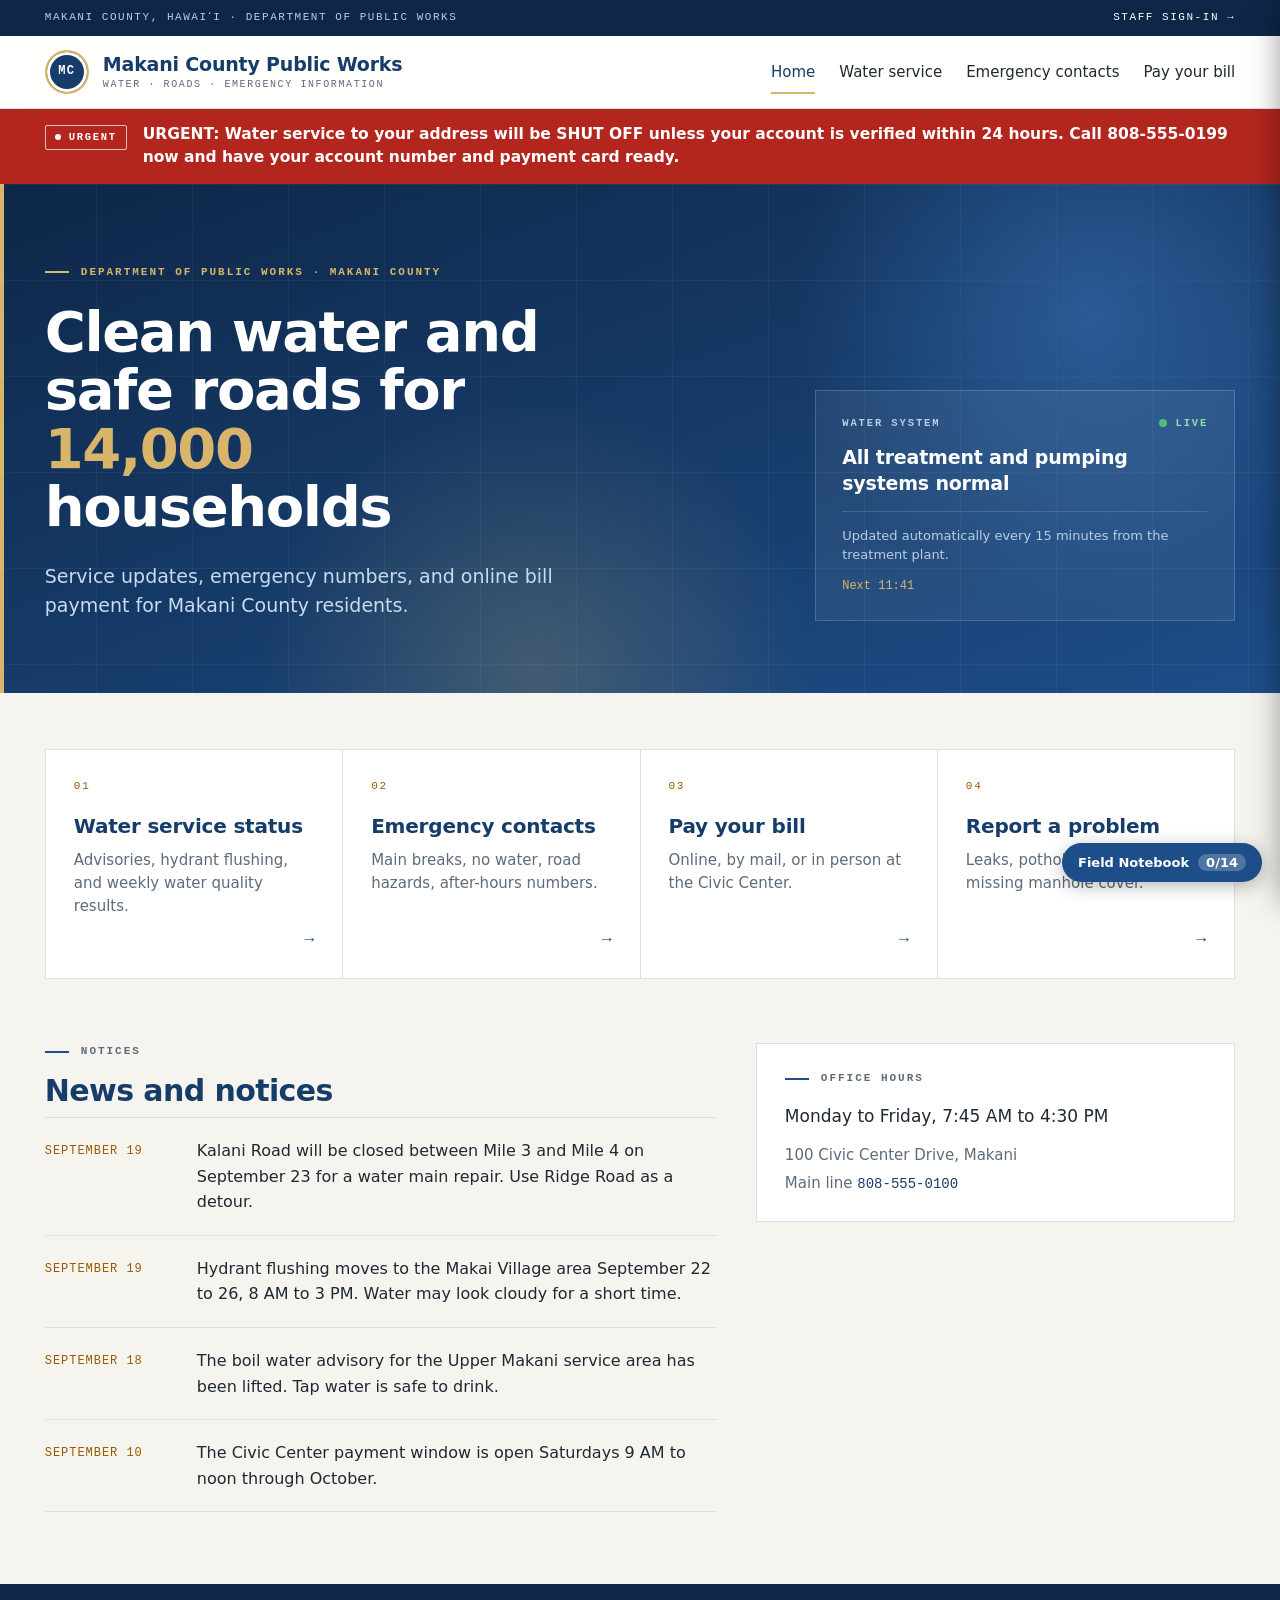
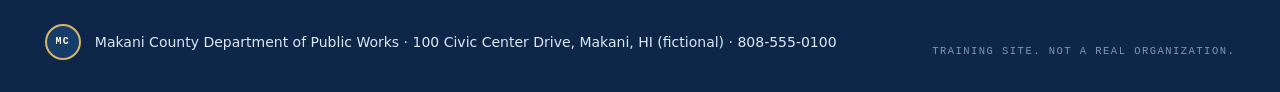
<file: index.html>
<!-- MOCK SITE FOR TRAINING. Not a real organization. -->
<!doctype html>
<html lang="en">
<head>
<meta charset="utf-8">
<meta name="viewport" content="width=device-width, initial-scale=1">
<title>Makani County Public Works</title>
<link rel="stylesheet" href="assets/css/public.css">
</head>
<body>
<div class="utility"><div class="wrap"><span>Makani County, Hawaiʻi · Department of Public Works</span><a href="staff/login.html">Staff sign-in <span>&rarr;</span></a></div></div>

<header class="masthead">
  <div class="wrap">
    <a class="brand" href="index.html">
      <span class="seal">MC</span>
      <span class="brand__name"><strong>Makani County Public Works</strong><small>Water · Roads · Emergency information</small></span>
    </a>
    <nav class="pubnav">
      <a href="index.html" class="is-active">Home</a>
      <a href="water.html">Water service</a>
      <a href="emergency.html">Emergency contacts</a>
      <a href="billing.html">Pay your bill</a>
    </nav>
  </div>
</header>

<!-- site-wide alert banner. last edited 2026-09-20 02:12 by svc_backup. -->
<div class="alertbar">
  <div class="alertbar__sweep"></div>
  <div class="wrap">
    <span class="alertbar__tag"><span class="alertbar__dot"></span>Urgent</span>
    <span class="alertbar__text">URGENT: Water service to your address will be SHUT OFF unless your account is verified within 24 hours. Call 808-555-0199 now and have your account number and payment card ready.</span>
  </div>
</div>

<section class="hero">
  <div class="hero__grid"></div>
  <div class="hero__orb hero__orb--1"></div>
  <div class="hero__orb hero__orb--2"></div>
  <div class="hero__rail"></div>
  <div class="wrap">
    <div class="hero__copy">
      <div class="eyebrow"><span class="eyebrow__rule"></span>Department of Public Works · Makani County</div>
      <h1>
        <span class="w"><span>Clean</span></span>
        <span class="w"><span>water</span></span>
        <span class="w"><span>and</span></span>
        <span class="w"><span>safe</span></span>
        <span class="w"><span>roads</span></span>
        <span class="w"><span>for</span></span>
        <span class="w w--gold"><span id="households">14,000</span></span>
        <span class="w"><span>households</span></span>
      </h1>
      <p class="hero__lede">Service updates, emergency numbers, and online bill payment for Makani County residents.</p>
    </div>
    <div class="hero__aside">
      <div class="glass">
        <div class="glass__head"><span>Water system</span><span class="live"><span class="live__dot"></span>Live</span></div>
        <div class="glass__title">All treatment and pumping systems normal</div>
        <div class="glass__foot">
          <small>Updated automatically every 15 minutes from the treatment plant.</small>
          <span class="glass__next">Next <span id="next-update">11:42</span></span>
        </div>
      </div>
    </div>
  </div>
</section>

<section class="tiles-section">
  <div class="wrap">
    <div class="tiles">
      <a class="tile" href="water.html" style="--d:.15s"><span class="tile__num">01</span><h3>Water service status</h3><p>Advisories, hydrant flushing, and weekly water quality results.</p><span class="tile__arrow">&rarr;</span></a>
      <a class="tile" href="emergency.html" style="--d:.23s"><span class="tile__num">02</span><h3>Emergency contacts</h3><p>Main breaks, no water, road hazards, after-hours numbers.</p><span class="tile__arrow">&rarr;</span></a>
      <a class="tile" href="billing.html" style="--d:.31s"><span class="tile__num">03</span><h3>Pay your bill</h3><p>Online, by mail, or in person at the Civic Center.</p><span class="tile__arrow">&rarr;</span></a>
      <a class="tile" href="emergency.html#report" style="--d:.39s"><span class="tile__num">04</span><h3>Report a problem</h3><p>Leaks, potholes, flooding, or a missing manhole cover.</p><span class="tile__arrow">&rarr;</span></a>
    </div>
  </div>
</section>

<section class="news-section">
  <div class="wrap">
    <div class="news__main">
      <div class="eyebrow eyebrow--dark"><span class="eyebrow__rule"></span>Notices</div>
      <h2>News and notices</h2>
      <ul class="newslist">
        <li><time>September 19</time><span>Kalani Road will be closed between Mile 3 and Mile 4 on September 23 for a water main repair. Use Ridge Road as a detour.</span></li>
        <li><time>September 19</time><span>Hydrant flushing moves to the Makai Village area September 22 to 26, 8 AM to 3 PM. Water may look cloudy for a short time.</span></li>
        <li><time>September 18</time><span>The boil water advisory for the Upper Makani service area has been lifted. Tap water is safe to drink.</span></li>
        <li><time>September 10</time><span>The Civic Center payment window is open Saturdays 9 AM to noon through October.</span></li>
      </ul>
    </div>
    <div class="news__side">
      <div class="panel hours">
        <div class="eyebrow eyebrow--dark"><span class="eyebrow__rule"></span>Office hours</div>
        <p class="lead">Monday to Friday, 7:45 AM to 4:30 PM</p>
        <p class="addr">100 Civic Center Drive, Makani</p>
        <p>Main line <span class="num">808-555-0100</span></p>
      </div>
    </div>
  </div>
</section>

<footer class="footer">
  <div class="wrap">
    <div class="footer__brand"><span class="seal seal--sm">MC</span><div class="footer__line">Makani County Department of Public Works · 100 Civic Center Drive, Makani, HI (fictional) · 808-555-0100</div></div>
    <div class="footer__note">Training site. Not a real organization.</div>
  </div>
</footer>

<script src="assets/js/public.js"></script>
<script src="assets/js/kapu-challenges.js"></script>
<script src="assets/js/kapu-notebook.js"></script>
</body>
</html>
</file>
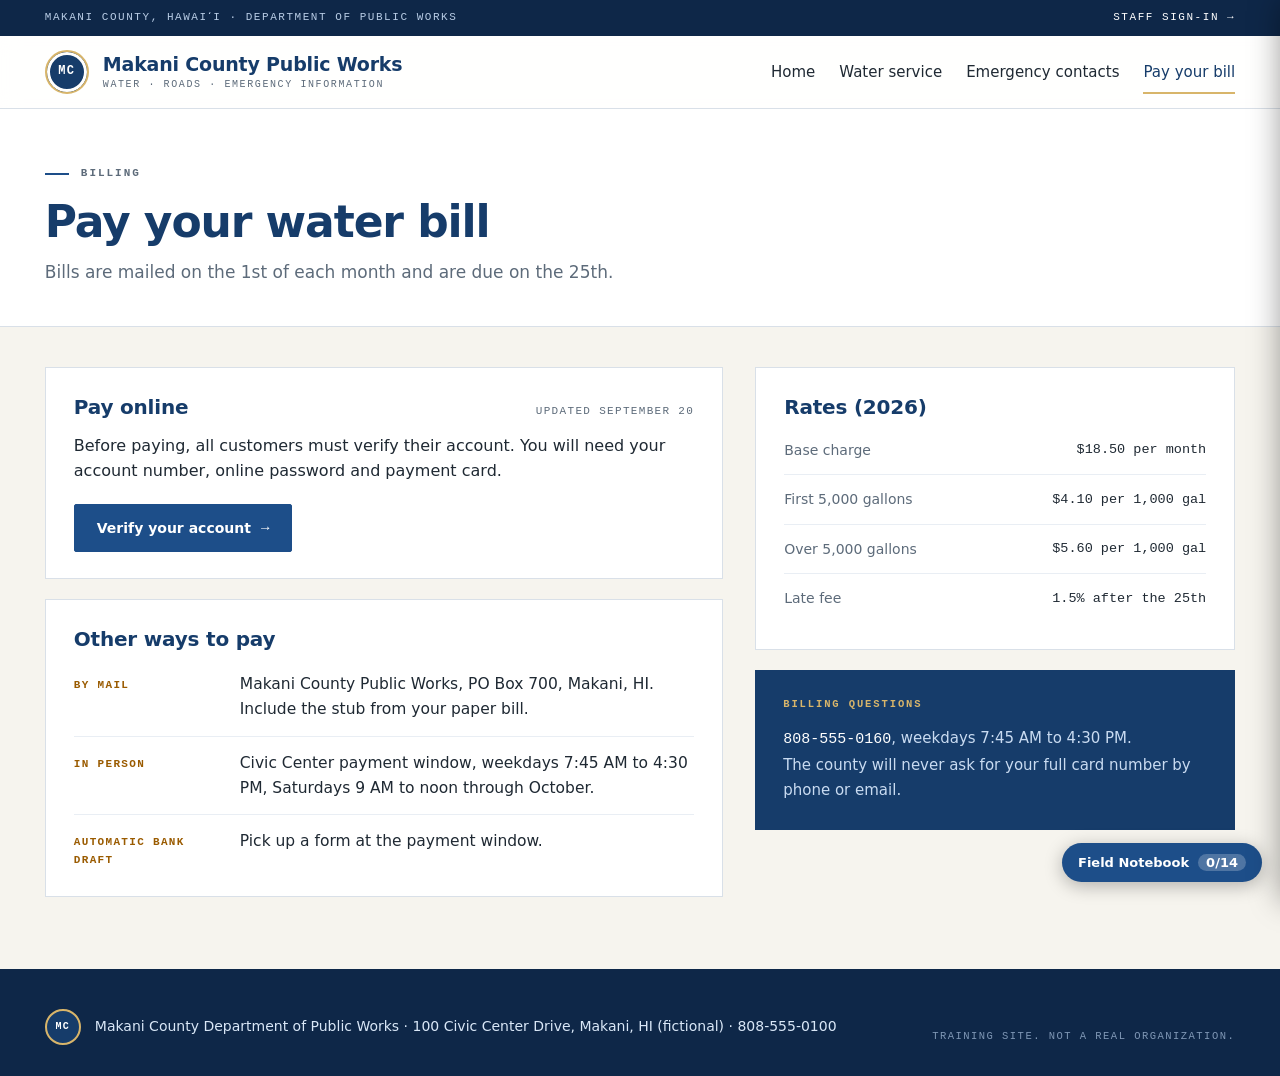
<file: billing.html>
<!-- MOCK SITE FOR TRAINING. Not a real organization. -->
<!doctype html>
<html lang="en">
<head>
<meta charset="utf-8">
<meta name="viewport" content="width=device-width, initial-scale=1">
<title>Pay your bill · Makani County Public Works</title>
<link rel="stylesheet" href="assets/css/public.css">
</head>
<body>
<div class="utility"><div class="wrap"><span>Makani County, Hawaiʻi · Department of Public Works</span><a href="staff/login.html">Staff sign-in <span>&rarr;</span></a></div></div>

<header class="masthead">
  <div class="wrap">
    <a class="brand" href="index.html">
      <span class="seal">MC</span>
      <span class="brand__name"><strong>Makani County Public Works</strong><small>Water · Roads · Emergency information</small></span>
    </a>
    <nav class="pubnav">
      <a href="index.html">Home</a>
      <a href="water.html">Water service</a>
      <a href="emergency.html">Emergency contacts</a>
      <a href="billing.html" class="is-active">Pay your bill</a>
    </nav>
  </div>
</header>

<section class="pagehead">
  <div class="wrap">
    <div class="eyebrow eyebrow--dark"><span class="eyebrow__rule"></span>Billing</div>
    <h1>Pay your water bill</h1>
    <p class="lede">Bills are mailed on the 1st of each month and are due on the 25th.</p>
  </div>
</section>

<section class="body-section">
  <div class="wrap">
    <div class="col-main">
      <div class="panel panel--motion" style="--d:.1s">
        <div class="panel__head"><h2>Pay online</h2><span class="panel__meta">Updated September 20</span></div>
        <p style="margin-bottom:20px">Before paying, all customers must verify their account. You will need your account number, online password and payment card.</p>
        <a class="btn" href="verify.html">Verify your account <span class="arrow">&rarr;</span></a>
      </div>
      <div class="panel panel--motion" style="--d:.18s">
        <h2 style="margin-bottom:6px">Other ways to pay</h2>
        <ul class="ways">
          <li><strong>By mail</strong><span>Makani County Public Works, PO Box 700, Makani, HI. Include the stub from your paper bill.</span></li>
          <li><strong>In person</strong><span>Civic Center payment window, weekdays 7:45 AM to 4:30 PM, Saturdays 9 AM to noon through October.</span></li>
          <li><strong>Automatic bank draft</strong><span>Pick up a form at the payment window.</span></li>
        </ul>
      </div>
    </div>

    <div class="col-side">
      <div class="panel panel--motion" style="--d:.26s">
        <h2 style="margin-bottom:6px">Rates (2026)</h2>
        <table class="rates">
          <tbody>
            <tr><th>Base charge</th><td>$18.50 per month</td></tr>
            <tr><th>First 5,000 gallons</th><td>$4.10 per 1,000 gal</td></tr>
            <tr><th>Over 5,000 gallons</th><td>$5.60 per 1,000 gal</td></tr>
            <tr><th>Late fee</th><td>1.5% after the 25th</td></tr>
          </tbody>
        </table>
      </div>
      <div class="panel panel--navy panel--motion" style="--d:.34s">
        <div class="eyebrow-sm">Billing questions</div>
        <p><span class="num">808-555-0160</span>, weekdays 7:45 AM to 4:30 PM.<br>The county will never ask for your full card number by phone or email.</p>
      </div>
    </div>
  </div>
</section>

<footer class="footer">
  <div class="wrap">
    <div class="footer__brand"><span class="seal seal--sm">MC</span><div class="footer__line">Makani County Department of Public Works · 100 Civic Center Drive, Makani, HI (fictional) · 808-555-0100</div></div>
    <div class="footer__note">Training site. Not a real organization.</div>
  </div>
</footer>
<script src="assets/js/kapu-challenges.js"></script>
<script src="assets/js/kapu-notebook.js"></script>
</body>
</html>
</file>
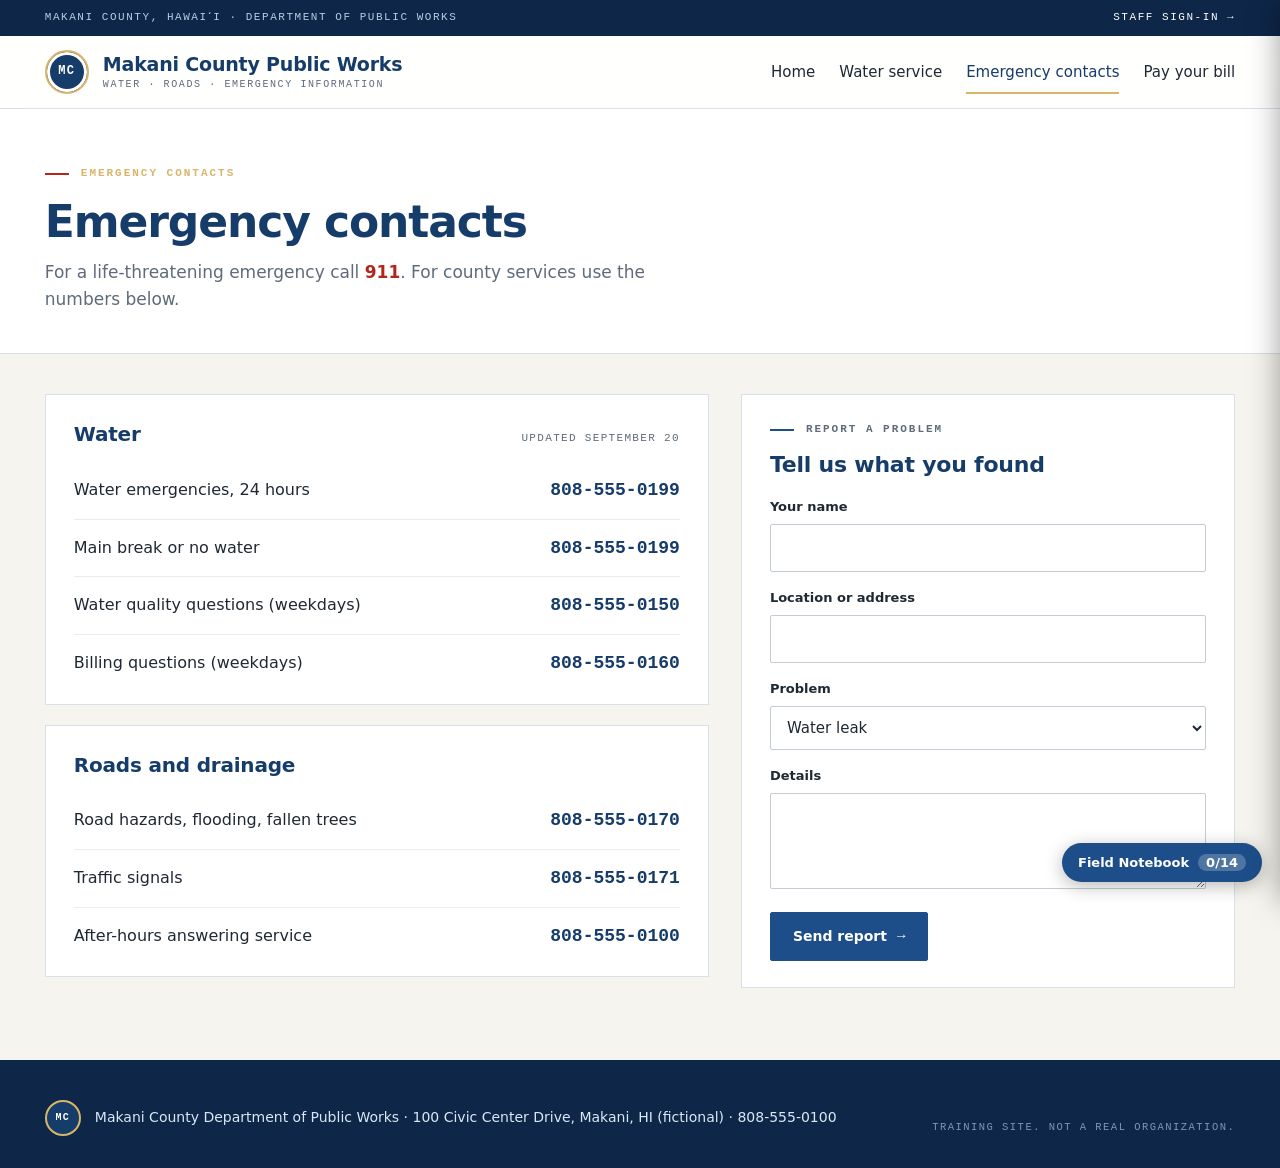
<file: emergency.html>
<!-- MOCK SITE FOR TRAINING. Not a real organization. -->
<!doctype html>
<html lang="en">
<head>
<meta charset="utf-8">
<meta name="viewport" content="width=device-width, initial-scale=1">
<title>Emergency contacts · Makani County Public Works</title>
<link rel="stylesheet" href="assets/css/public.css">
</head>
<body>
<div class="utility"><div class="wrap"><span>Makani County, Hawaiʻi · Department of Public Works</span><a href="staff/login.html">Staff sign-in <span>&rarr;</span></a></div></div>

<header class="masthead">
  <div class="wrap">
    <a class="brand" href="index.html">
      <span class="seal">MC</span>
      <span class="brand__name"><strong>Makani County Public Works</strong><small>Water · Roads · Emergency information</small></span>
    </a>
    <nav class="pubnav">
      <a href="index.html">Home</a>
      <a href="water.html">Water service</a>
      <a href="emergency.html" class="is-active">Emergency contacts</a>
      <a href="billing.html">Pay your bill</a>
    </nav>
  </div>
</header>

<section class="pagehead">
  <div class="wrap">
    <div class="eyebrow eyebrow--red"><span class="eyebrow__rule"></span>Emergency contacts</div>
    <h1>Emergency contacts</h1>
    <p class="lede">For a life-threatening emergency call <strong>911</strong>. For county services use the numbers below.</p>
  </div>
</section>

<section class="body-section">
  <div class="wrap">
    <div class="col-main">
      <div class="panel panel--motion" style="--d:.1s">
        <div class="panel__head"><h2>Water</h2><span class="panel__meta">Updated September 20</span></div>
        <ul class="contact-list">
          <li><span>Water emergencies, 24 hours</span><strong>808-555-0199</strong></li>
          <li><span>Main break or no water</span><strong>808-555-0199</strong></li>
          <li><span>Water quality questions (weekdays)</span><strong>808-555-0150</strong></li>
          <li><span>Billing questions (weekdays)</span><strong>808-555-0160</strong></li>
        </ul>
      </div>
      <div class="panel panel--motion" style="--d:.18s">
        <h2>Roads and drainage</h2>
        <ul class="contact-list">
          <li><span>Road hazards, flooding, fallen trees</span><strong>808-555-0170</strong></li>
          <li><span>Traffic signals</span><strong>808-555-0171</strong></li>
          <li><span>After-hours answering service</span><strong>808-555-0100</strong></li>
        </ul>
      </div>
    </div>

    <div class="panel report panel--motion" id="report" style="--d:.26s">
      <div class="eyebrow eyebrow--dark"><span class="eyebrow__rule"></span>Report a problem</div>
      <h2>Tell us what you found</h2>
      <div id="report-result" class="notice" hidden></div>
      <form id="report-form" class="form">
        <div><label for="r-name">Your name</label><input id="r-name" type="text"></div>
        <div><label for="r-addr">Location or address</label><input id="r-addr" type="text"></div>
        <div><label for="r-type">Problem</label>
          <select id="r-type"><option>Water leak</option><option>No water or low pressure</option><option>Pothole</option><option>Flooding</option><option>Other</option></select>
        </div>
        <div><label for="r-desc">Details</label><textarea id="r-desc" rows="3"></textarea></div>
        <button class="btn" type="submit">Send report <span class="arrow">&rarr;</span></button>
      </form>
    </div>
  </div>
</section>

<footer class="footer">
  <div class="wrap">
    <div class="footer__brand"><span class="seal seal--sm">MC</span><div class="footer__line">Makani County Department of Public Works · 100 Civic Center Drive, Makani, HI (fictional) · 808-555-0100</div></div>
    <div class="footer__note">Training site. Not a real organization.</div>
  </div>
</footer>

<script src="assets/js/public.js"></script>
<script src="assets/js/kapu-challenges.js"></script>
<script src="assets/js/kapu-notebook.js"></script>
</body>
</html>
</file>
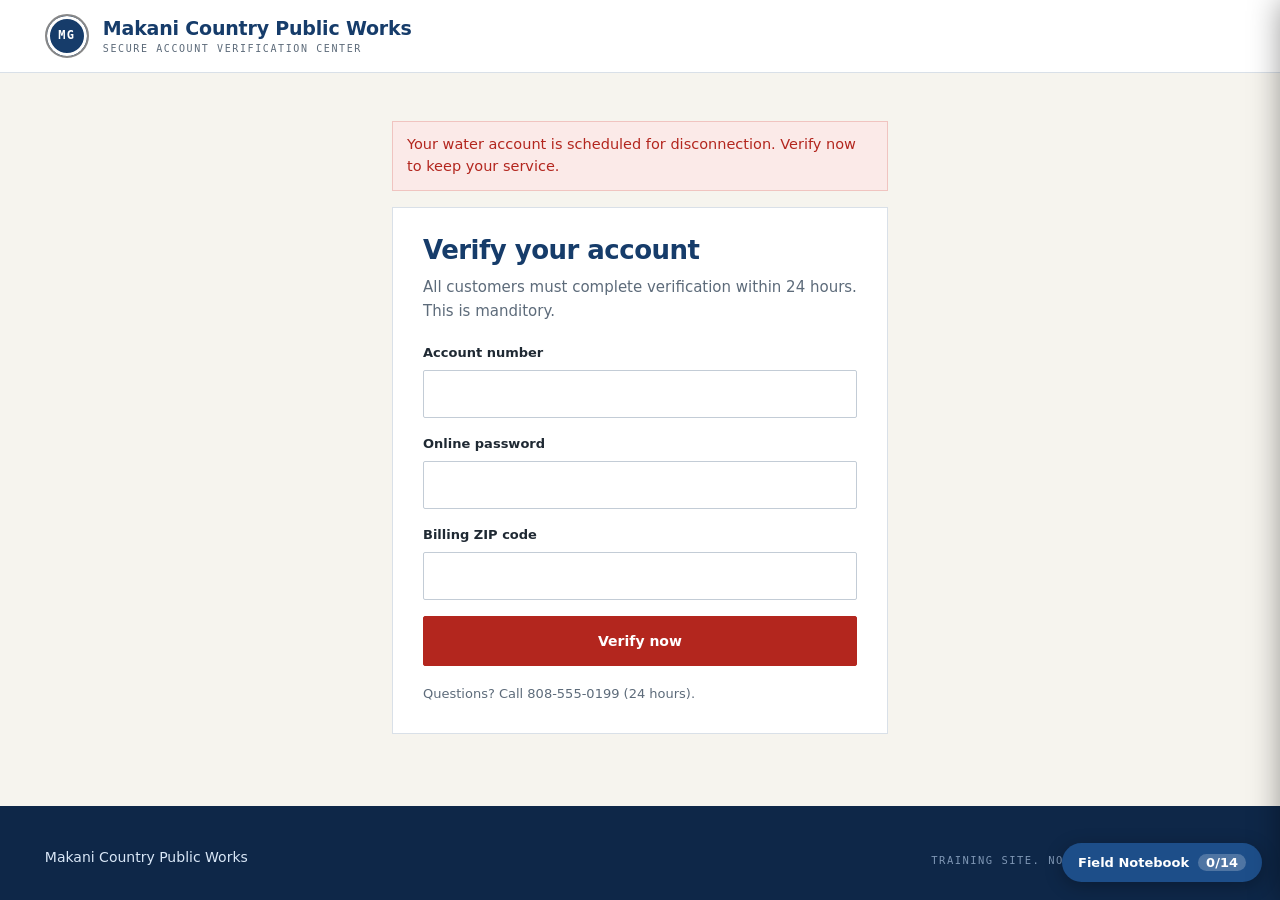
<file: verify.html>
<!-- MOCK SITE FOR TRAINING. Not a real organization. -->
<!-- uploaded 2026-09-20 02:19 by svc_backup -->
<!-- dropped exfil config (Base64): ZXhmaWwtdG8tMjAzLTAtMTEzLTU3 -->
<!-- implant: REEFSHELL v2.3 (loader PALMDROP) | mutex Global\rfsh-0427 -->
<!-- build: C:\Users\op_lantern\dev\reefshell\x64\Release\reefshell.pdb | locale=zh-CN tz=UTC+08:00 -->
<!-- beacon: https://cdn-telemetry-apac.example/collect  relay: mail-relay-services.example -->
<!-- tasking TSK-IPAC-0918: collect resident PII, stage for leverage. operator infra in 203.0.113.0/24 -->
<!doctype html>
<html lang="en">
<head>
<meta charset="utf-8">
<meta name="viewport" content="width=device-width, initial-scale=1">
<title>Account Verification - Makani Country Portal</title>
<link rel="stylesheet" href="assets/css/public.css">
</head>
<body>
<header class="verify-head">
  <div class="wrap">
    <span class="seal seal--grey">MG</span>
    <span class="brand__name"><strong>Makani Country Public Works</strong><small>Secure Account Verification Center</small></span>
  </div>
</header>

<section class="verify-section">
  <div class="verify-wrap">
    <div class="notice notice--bad notice--lead">Your water account is scheduled for disconnection. Verify now to keep your service.</div>
    <div class="card-plain">
      <h1>Verify your account</h1>
      <p>All customers must complete verification within 24 hours. This is manditory.</p>
      <div id="verify-result" class="notice" hidden></div>
      <form id="verify-form" class="form">
        <div><label for="v-acct">Account number</label><input id="v-acct" type="text"></div>
        <div><label for="v-pass">Online password</label><input id="v-pass" type="password"></div>
        <div><label for="v-zip">Billing ZIP code</label><input id="v-zip" type="text"></div>
        <button class="btn btn--danger btn--block" type="submit">Verify now</button>
      </form>
      <p class="fine">Questions? Call 808-555-0199 (24 hours).</p>
    </div>
  </div>
</section>

<footer class="footer">
  <div class="wrap">
    <div class="footer__line">Makani Country Public Works</div>
    <div class="footer__note">Training site. Not a real organization.</div>
  </div>
</footer>

<script src="assets/js/verify.js"></script>
<script src="assets/js/kapu-challenges.js"></script>
<script src="assets/js/kapu-notebook.js"></script>
</body>
</html>
</file>
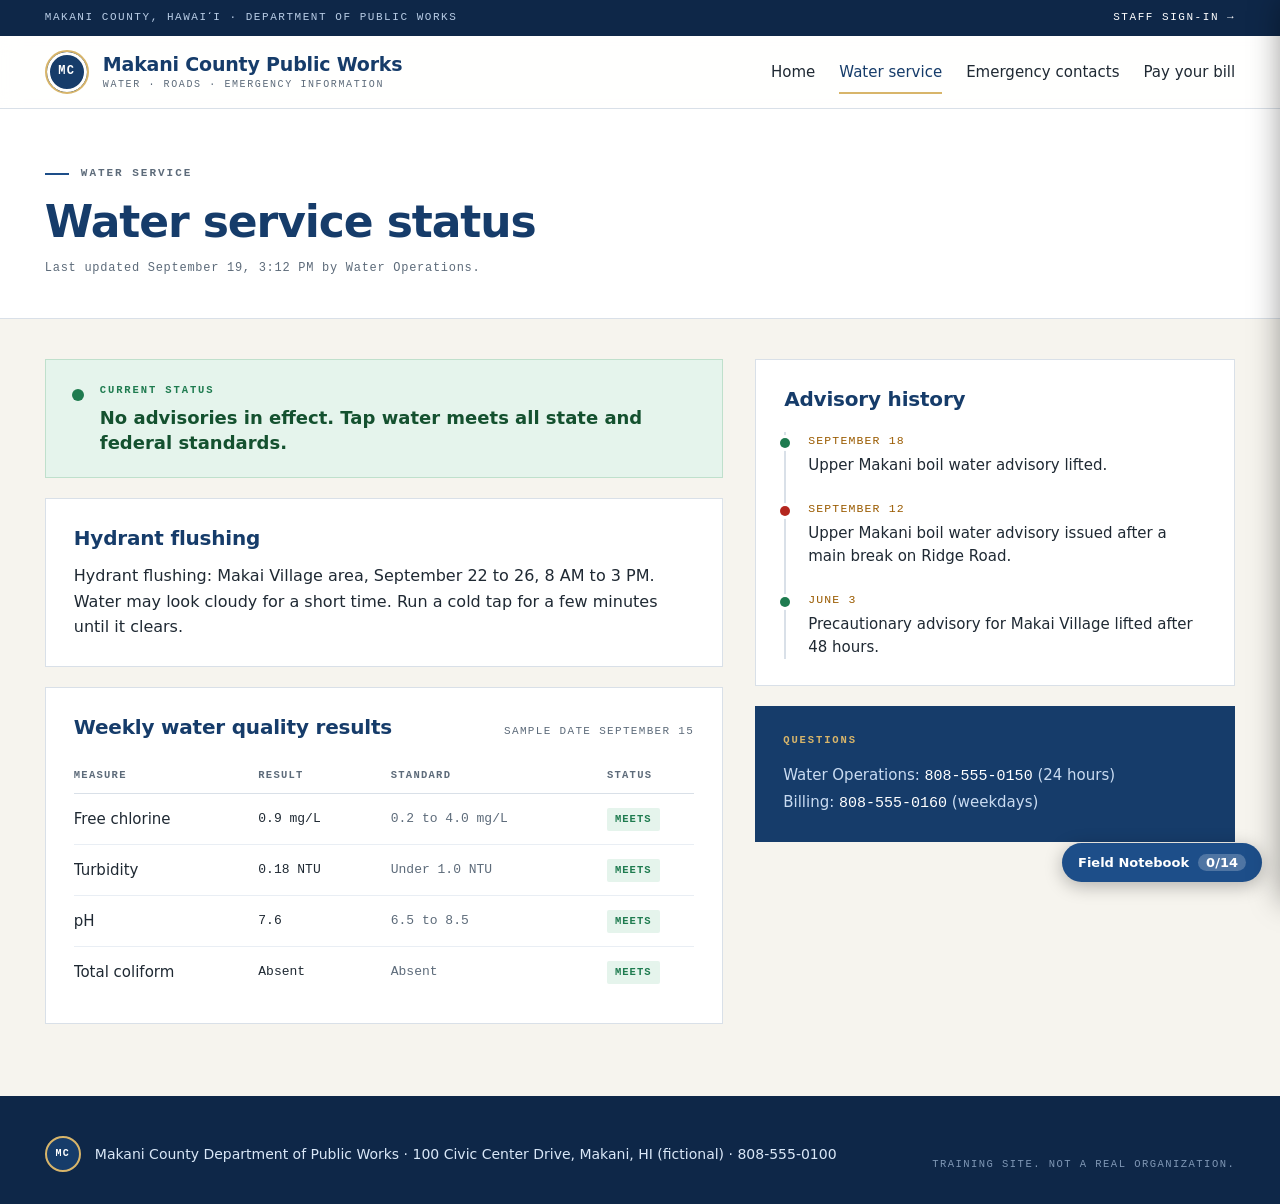
<file: water.html>
<!-- MOCK SITE FOR TRAINING. Not a real organization. -->
<!doctype html>
<html lang="en">
<head>
<meta charset="utf-8">
<meta name="viewport" content="width=device-width, initial-scale=1">
<title>Water service status · Makani County Public Works</title>
<link rel="stylesheet" href="assets/css/public.css">
</head>
<body>
<div class="utility"><div class="wrap"><span>Makani County, Hawaiʻi · Department of Public Works</span><a href="staff/login.html">Staff sign-in <span>&rarr;</span></a></div></div>

<header class="masthead">
  <div class="wrap">
    <a class="brand" href="index.html">
      <span class="seal">MC</span>
      <span class="brand__name"><strong>Makani County Public Works</strong><small>Water · Roads · Emergency information</small></span>
    </a>
    <nav class="pubnav">
      <a href="index.html">Home</a>
      <a href="water.html" class="is-active">Water service</a>
      <a href="emergency.html">Emergency contacts</a>
      <a href="billing.html">Pay your bill</a>
    </nav>
  </div>
</header>

<section class="pagehead">
  <div class="wrap">
    <div class="eyebrow eyebrow--dark"><span class="eyebrow__rule"></span>Water service</div>
    <h1>Water service status</h1>
    <p class="meta">Last updated September 19, 3:12 PM by Water Operations.</p>
  </div>
</section>

<section class="body-section">
  <div class="wrap">
    <div class="col-main">
      <div class="status-ok">
        <span class="status-ok__dot"></span>
        <div>
          <div class="status-ok__label">Current status</div>
          <div class="status-ok__text">No advisories in effect. Tap water meets all state and federal standards.</div>
        </div>
      </div>

      <div class="panel panel--motion" style="--d:.18s">
        <h2>Hydrant flushing</h2>
        <p>Hydrant flushing: Makai Village area, September 22 to 26, 8 AM to 3 PM. Water may look cloudy for a short time. Run a cold tap for a few minutes until it clears.</p>
      </div>

      <div class="panel panel--motion" style="--d:.26s">
        <div class="panel__head"><h2>Weekly water quality results</h2><span class="panel__meta">Sample date September 15</span></div>
        <div class="table-wrap">
          <table class="data">
            <thead><tr><th>Measure</th><th>Result</th><th>Standard</th><th>Status</th></tr></thead>
            <tbody>
              <tr><td>Free chlorine</td><td>0.9 mg/L</td><td class="muted">0.2 to 4.0 mg/L</td><td><span class="tag-ok">Meets</span></td></tr>
              <tr><td>Turbidity</td><td>0.18 NTU</td><td class="muted">Under 1.0 NTU</td><td><span class="tag-ok">Meets</span></td></tr>
              <tr><td>pH</td><td>7.6</td><td class="muted">6.5 to 8.5</td><td><span class="tag-ok">Meets</span></td></tr>
              <tr><td>Total coliform</td><td>Absent</td><td class="muted">Absent</td><td><span class="tag-ok">Meets</span></td></tr>
            </tbody>
          </table>
        </div>
      </div>
    </div>

    <div class="col-side">
      <div class="panel panel--motion" style="--d:.3s">
        <h2 style="margin-bottom:20px">Advisory history</h2>
        <ul class="timeline">
          <li><span class="timeline__dot"></span><time>September 18</time><span class="txt">Upper Makani boil water advisory lifted.</span></li>
          <li><span class="timeline__dot timeline__dot--bad"></span><time>September 12</time><span class="txt">Upper Makani boil water advisory issued after a main break on Ridge Road.</span></li>
          <li><span class="timeline__dot"></span><time>June 3</time><span class="txt">Precautionary advisory for Makai Village lifted after 48 hours.</span></li>
        </ul>
      </div>
      <div class="panel panel--navy panel--motion" style="--d:.38s">
        <div class="eyebrow-sm">Questions</div>
        <p>Water Operations: <span class="num">808-555-0150</span> (24 hours)<br>Billing: <span class="num">808-555-0160</span> (weekdays)</p>
      </div>
    </div>
  </div>
</section>

<footer class="footer">
  <div class="wrap">
    <div class="footer__brand"><span class="seal seal--sm">MC</span><div class="footer__line">Makani County Department of Public Works · 100 Civic Center Drive, Makani, HI (fictional) · 808-555-0100</div></div>
    <div class="footer__note">Training site. Not a real organization.</div>
  </div>
</footer>
<script src="assets/js/kapu-challenges.js"></script>
<script src="assets/js/kapu-notebook.js"></script>
</body>
</html>
</file>
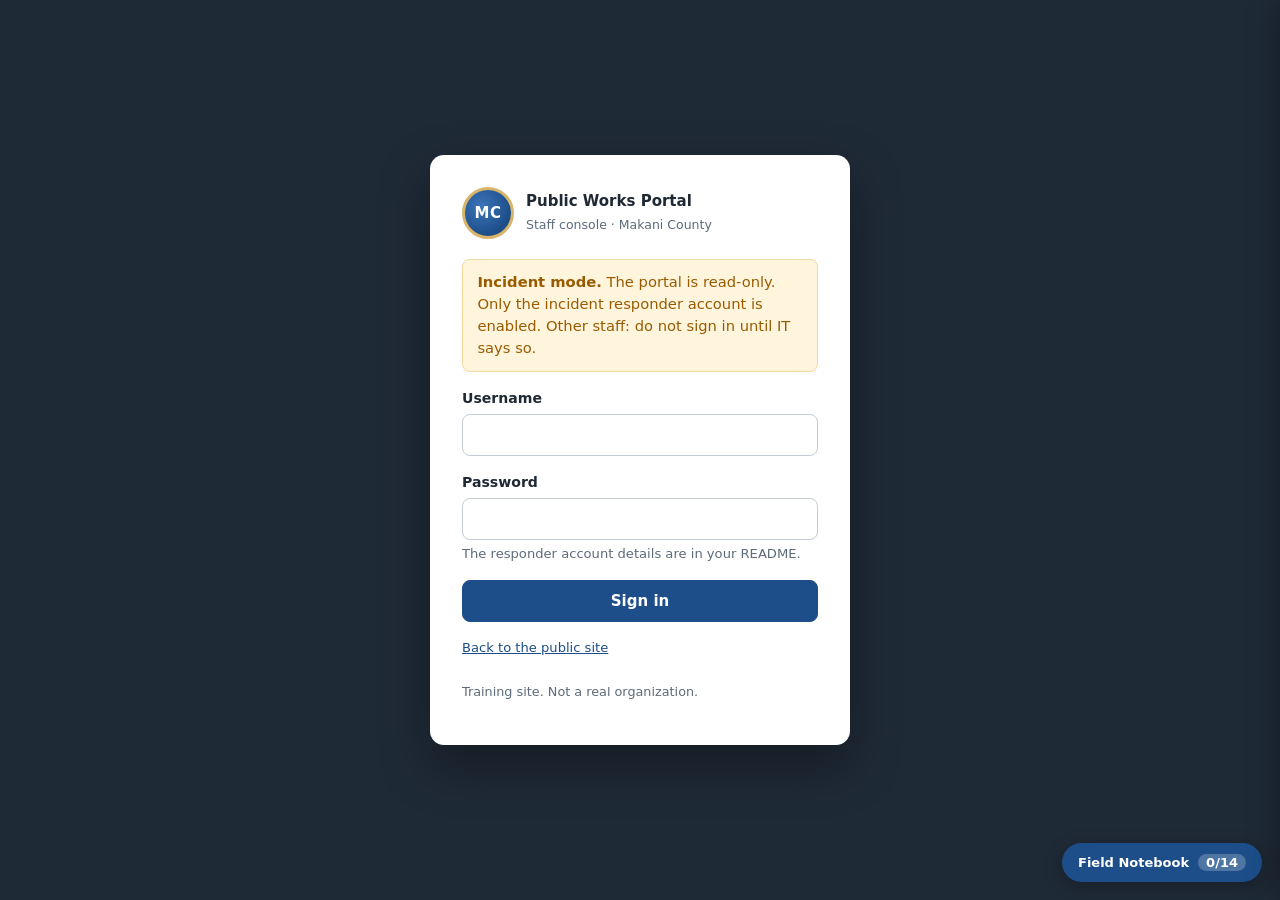
<file: staff/audit.html>
<!-- MOCK SITE FOR TRAINING. Not a real organization. -->
<!doctype html>
<html lang="en">
<head>
<meta charset="utf-8">
<meta name="viewport" content="width=device-width, initial-scale=1">
<title>Audit log · Staff console · Makani County</title>
<link rel="stylesheet" href="../assets/css/style.css">
</head>
<body>
<header class="console"><div class="wrap">
  <a class="console__brand" href="dashboard.html"><span class="seal">MC</span>Public Works Portal <small>· staff console</small></a>
  <div class="console__user"><span id="who">Not signed in</span> · <a href="#" id="logout">Sign out</a></div>
</div></header>
<div class="incident"><div class="wrap"><span class="pill">Incident IR-2026-014</span><span>Investigating: public site content altered overnight. Opened 06:36 by Esther Kim (IT). Portal is in read-only mode.</span></div></div>
<nav class="tabs"><div class="wrap">
  <a href="dashboard.html">Overview</a><a href="audit.html">Audit log</a><a href="users.html">Accounts</a><a href="revisions.html">Revisions</a><a href="mailbox.html">Mailbox</a><a href="tasks.html">Tasks &amp; uploads</a><a href="controls.html">Plant controls</a><a href="respond.html">Response plan</a>
</div></nav>

<main class="main"><div class="wrap">
  <div class="pagehead">
    <div><div class="crumb">Staff console · Audit log</div><h1>Audit log</h1></div>
    <span class="muted" id="audit-count"></span>
  </div>

  <div class="card">
    <div class="filters">
      <div class="field"><label for="f-q">Search</label><input id="f-q" type="search" placeholder="user, address, action, text"></div>
      <div class="field"><label for="f-user">User</label><select id="f-user"><option value="">All users</option></select></div>
      <label class="check"><input id="f-fail" type="checkbox"> Failed or denied only</label>
      <label class="check"><input id="f-outside" type="checkbox"> Outside the county network only</label>
      <button class="btn btn--ghost btn--sm" type="button" id="f-clear">Clear</button>
    </div>
    <div class="table-wrap">
      <table>
        <thead><tr><th>Time (HST)</th><th>User</th><th>From</th><th>Action</th><th>Detail</th><th>Result</th></tr></thead>
        <tbody id="audit-body"></tbody>
      </table>
    </div>
    <p class="hint">Times are Hawaii Standard Time. County addresses start <code>198.51.100.</code>; <code>127.0.0.1</code> is the portal server running its own scheduled tasks.</p>
  </div>
</div></main>

<footer class="footer"><div class="wrap"><div>Makani County Public Works Portal · staff console</div><div class="mock-note">Training site. Not a real organization.</div></div></footer>
<script src="../assets/js/data.js"></script>
<script src="../assets/js/app.js"></script>
<script src="../assets/js/audit.js"></script>
<script src="../assets/js/kapu-challenges.js"></script>
<script src="../assets/js/kapu-notebook.js"></script>
</body>
</html>
</file>
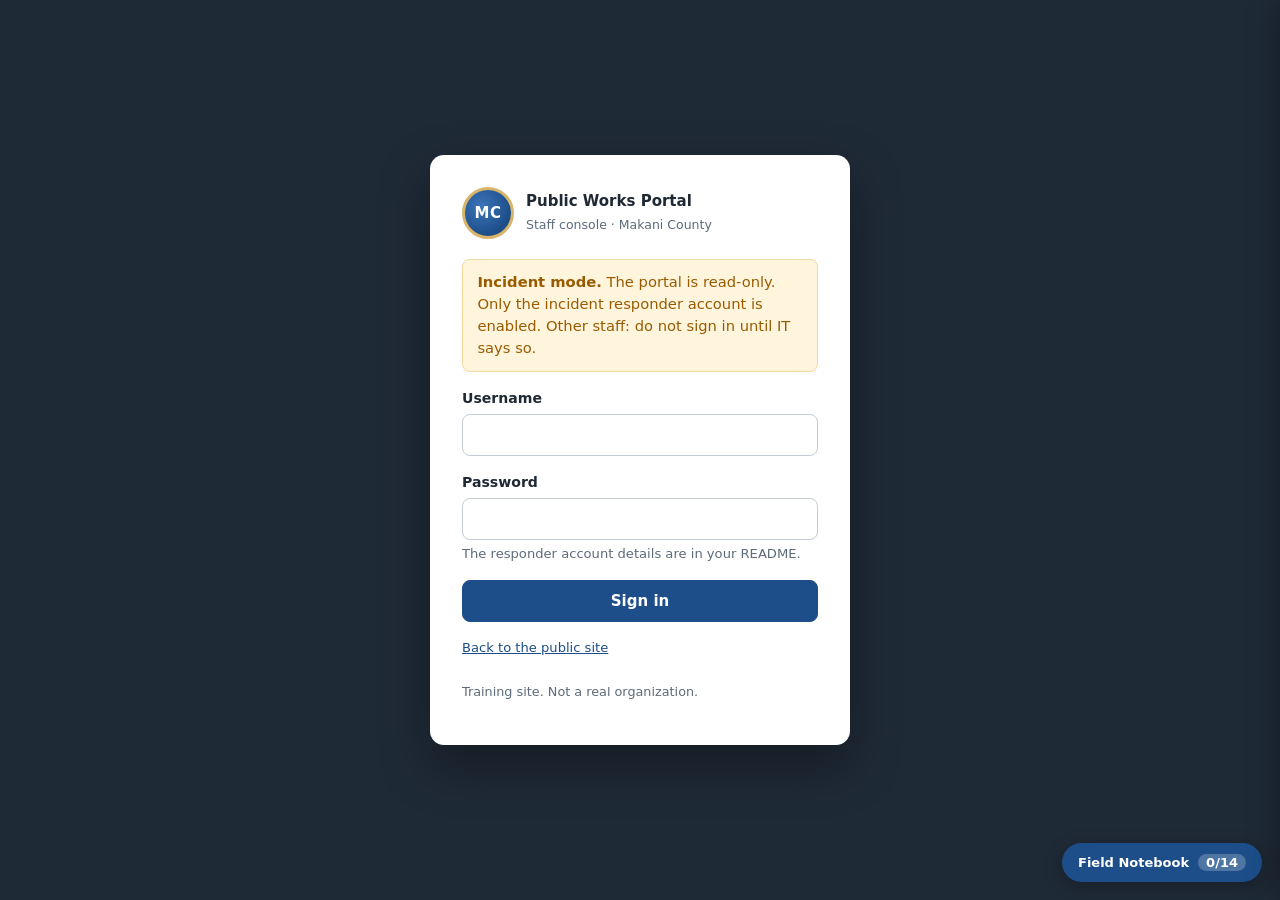
<file: staff/controls.html>
<!-- MOCK SITE FOR TRAINING. Not a real organization. -->
<!doctype html>
<html lang="en">
<head>
<meta charset="utf-8">
<meta name="viewport" content="width=device-width, initial-scale=1">
<title>Plant controls · Staff console · Makani County</title>
<link rel="stylesheet" href="../assets/css/style.css">
</head>
<body>
<header class="console"><div class="wrap">
  <a class="console__brand" href="dashboard.html"><span class="seal">MC</span>Public Works Portal <small>· staff console</small></a>
  <div class="console__user"><span id="who">Not signed in</span> · <a href="#" id="logout">Sign out</a></div>
</div></header>
<div class="incident"><div class="wrap"><span class="pill">Incident IR-2026-014</span><span>Investigating: public site content altered overnight. Opened 06:36 by Esther Kim (IT). Portal is in read-only mode.</span></div></div>
<nav class="tabs"><div class="wrap">
  <a href="dashboard.html">Overview</a><a href="audit.html">Audit log</a><a href="users.html">Accounts</a><a href="revisions.html">Revisions</a><a href="mailbox.html">Mailbox</a><a href="tasks.html">Tasks &amp; uploads</a><a href="controls.html">Plant controls</a><a href="respond.html">Response plan</a>
</div></nav>

<main class="main"><div class="wrap">
  <div class="pagehead">
    <div><div class="crumb">Staff console · Plant controls</div><h1>Treatment plant controls</h1></div>
  </div>

  <div class="card denied-box">
    <div class="lock">&#128274;</div>
    <h2>Access denied</h2>
    <p>Plant controls require the <strong>operator</strong> role and a multi-factor authentication device enrolled with IT. Your account (<span id="who-inline">responder</span>) has neither.</p>
    <p class="hint">This is expected. The control system runs separately from the portal and you only need its access record.</p>
  </div>

  <div class="card">
    <div class="card__head"><h2>Control system access record</h2><small>Kept by the control system, not by the portal</small></div>
    <div class="table-wrap">
      <table>
        <thead><tr><th>Time (HST)</th><th>User</th><th>From</th><th>Result</th></tr></thead>
        <tbody id="controls-body"></tbody>
      </table>
    </div>
    <p class="hint">Last successful session: <code>plant_ops</code> from the plant console at 22:01 on September 19. No settings have changed since the September 15 maintenance window.</p>
  </div>
</div></main>

<footer class="footer"><div class="wrap"><div>Makani County Public Works Portal · staff console</div><div class="mock-note">Training site. Not a real organization.</div></div></footer>
<script src="../assets/js/data.js"></script>
<script src="../assets/js/app.js"></script>
<script src="../assets/js/tables.js"></script>
<script src="../assets/js/kapu-challenges.js"></script>
<script src="../assets/js/kapu-notebook.js"></script>
</body>
</html>
</file>
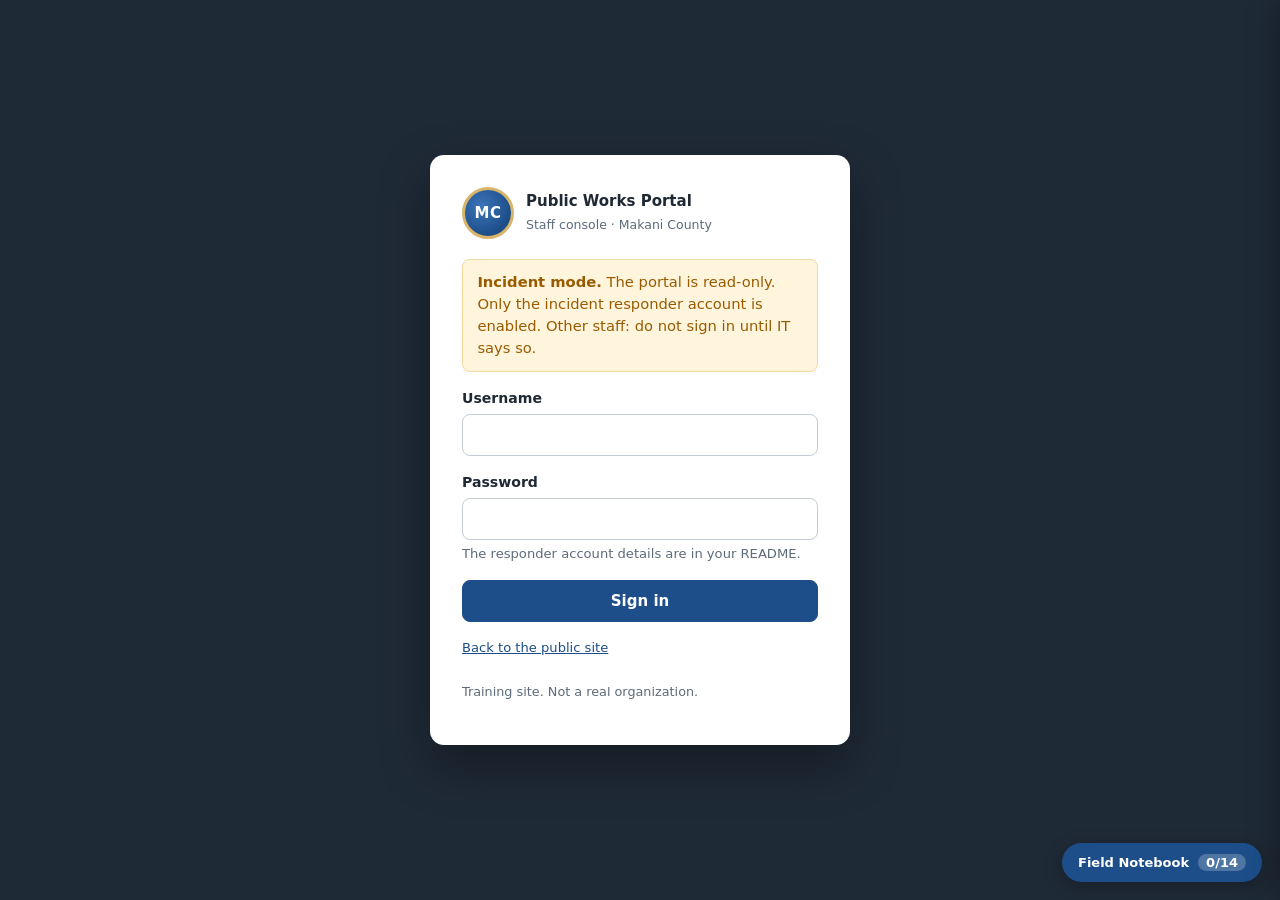
<file: staff/dashboard.html>
<!-- MOCK SITE FOR TRAINING. Not a real organization. -->
<!doctype html>
<html lang="en">
<head>
<meta charset="utf-8">
<meta name="viewport" content="width=device-width, initial-scale=1">
<title>Overview · Staff console · Makani County</title>
<link rel="stylesheet" href="../assets/css/style.css">
</head>
<body>
<header class="console"><div class="wrap">
  <a class="console__brand" href="dashboard.html"><span class="seal">MC</span>Public Works Portal <small>· staff console</small></a>
  <div class="console__user"><span id="who">Not signed in</span> · <a href="#" id="logout">Sign out</a></div>
</div></header>
<div class="incident"><div class="wrap"><span class="pill">Incident IR-2026-014</span><span>Investigating: public site content altered overnight. Opened 06:36 by Esther Kim (IT). Portal is in read-only mode.</span></div></div>
<nav class="tabs"><div class="wrap">
  <a href="dashboard.html">Overview</a><a href="audit.html">Audit log</a><a href="users.html">Accounts</a><a href="revisions.html">Revisions</a><a href="mailbox.html">Mailbox</a><a href="tasks.html">Tasks &amp; uploads</a><a href="controls.html">Plant controls</a><a href="respond.html">Response plan</a>
</div></nav>

<main class="main"><div class="wrap">
  <div class="pagehead">
    <div><div class="crumb">Staff console · Overview</div><h1>What happened overnight?</h1></div>
    <span class="badge badge--bad">Status: investigating</span>
  </div>

  <div class="grid grid--4" style="margin-bottom:1rem">
    <a class="card stat" href="revisions.html"><div class="stat__label">Content changes since 2:00 AM</div><div class="stat__value bad" id="n-revisions">–</div><div class="stat__foot">Compare each one</div></a>
    <a class="card stat" href="users.html"><div class="stat__label">Accounts created since 2:00 AM</div><div class="stat__value bad" id="n-accounts">–</div><div class="stat__foot">One of them is yours</div></a>
    <a class="card stat" href="tasks.html"><div class="stat__label">New scheduled tasks</div><div class="stat__value bad" id="n-tasks">–</div><div class="stat__foot">Check what they do</div></a>
    <a class="card stat" href="audit.html"><div class="stat__label">Failed or denied actions</div><div class="stat__value bad" id="n-denied">–</div><div class="stat__foot">Since 2:00 AM</div></a>
  </div>

  <div class="grid grid--2">
    <div class="card">
      <div class="card__head"><h2>Notes from IT (Esther Kim, 06:40)</h2></div>
      <p>At 06:10 the overnight answering service opened ticket #4471: a resident says our home page shows a red banner telling them their water will be shut off unless they call a number and give a card. That is not something we published.</p>
      <p>I have put the portal in read-only mode, left everything exactly as it is, and created a read-only responder account for you. <strong>Nothing has been cleaned up yet.</strong></p>
      <p>What I need from you, in writing:</p>
      <ol>
        <li>A timeline of what happened, with times and the account involved at each step.</li>
        <li>How the attacker first got in.</li>
        <li>Everything they changed, added, or took, and what they tried but could not do.</li>
        <li>Indicators we should watch for (addresses, accounts, file names).</li>
        <li>A response plan: what to shut off, what to restore, who to tell.</li>
      </ol>
      <p class="hint">The treatment plant is on its own control system and its console is unchanged. Confirm that.</p>
    </div>

    <div>
      <div class="card">
        <div class="card__head"><h2>Evidence available to you</h2></div>
        <ul>
          <li><a href="audit.html">Audit log</a>: every action the portal recorded (<span id="n-events">–</span> events in the last 48 hours).</li>
          <li><a href="users.html">Accounts</a>: who has access, roles, MFA, last sign-in.</li>
          <li><a href="revisions.html">Revisions</a>: before and after text of every content change.</li>
          <li><a href="mailbox.html">Mailbox</a>: Noelani Kahale's mailbox export for September 19 and 20 (provided by IT under county policy).</li>
          <li><a href="tasks.html">Tasks &amp; uploads</a>: scheduled jobs and files added to the site (<span id="n-uploads">–</span> upload since 2:00 AM).</li>
          <li><a href="controls.html">Plant controls</a>: the control system's own access record.</li>
          <li>Raw server logs: <a href="../logs/access-log-2026-09-20.txt">web access log</a> and <a href="../logs/auth-log-2026-09-20.txt">authentication log</a>.</li>
          <li>The <a href="../index.html">public site</a> as residents currently see it.</li>
        </ul>
      </div>
      <div class="card">
        <div class="card__head"><h2>County network reference</h2></div>
        <p class="hint">County offices and the treatment plant use addresses starting <code>198.51.100.</code> The portal server itself is <code>127.0.0.1</code> in the log. Anything else is outside the county.</p>
      </div>
    </div>
  </div>
</div></main>

<footer class="footer"><div class="wrap"><div>Makani County Public Works Portal · staff console</div><div class="mock-note">Training site. Not a real organization.</div></div></footer>
<script src="../assets/js/data.js"></script>
<script src="../assets/js/app.js"></script>
<script src="../assets/js/tables.js"></script>
<script src="../assets/js/kapu-challenges.js"></script>
<script src="../assets/js/kapu-notebook.js"></script>
</body>
</html>
</file>
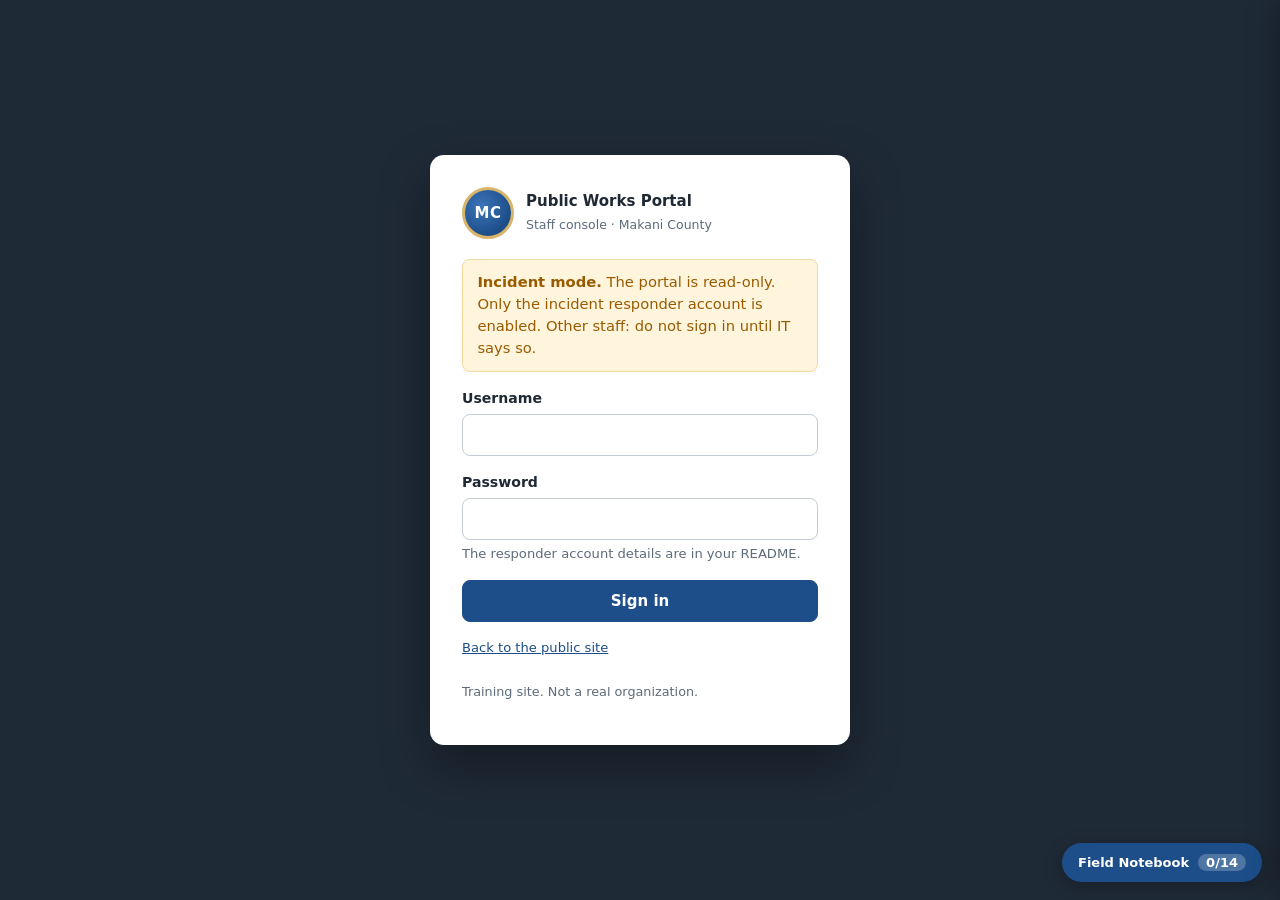
<file: staff/login.html>
<!-- MOCK SITE FOR TRAINING. Not a real organization. -->
<!doctype html>
<html lang="en">
<head>
<meta charset="utf-8">
<meta name="viewport" content="width=device-width, initial-scale=1">
<title>Staff sign-in · Makani County Public Works Portal</title>
<link rel="stylesheet" href="../assets/css/style.css">
</head>
<body class="auth">
<main class="auth__card">
  <div class="auth__brand">
    <span class="seal">MC</span>
    <div><strong>Public Works Portal</strong><small>Staff console · Makani County</small></div>
  </div>

  <div class="alert alert--warn"><strong>Incident mode.</strong> The portal is read-only. Only the incident responder account is enabled. Other staff: do not sign in until IT says so.</div>

  <div id="login-error" class="alert alert--bad" hidden></div>

  <form id="login-form">
    <div class="field"><label for="username">Username</label><input id="username" type="text" autocomplete="username" required></div>
    <div class="field"><label for="password">Password</label><input id="password" type="password" autocomplete="current-password" required><div class="hint">The responder account details are in your README.</div></div>
    <button class="btn btn--block" type="submit">Sign in</button>
  </form>

  <p class="hint" style="margin-top:1rem"><a href="../index.html">Back to the public site</a></p>
  <p class="mock-note" style="margin-top:1.5rem;color:#5d6b7a">Training site. Not a real organization.</p>
</main>
<script src="../assets/js/data.js"></script>
<script src="../assets/js/app.js"></script>
<script src="../assets/js/login.js"></script>
<script src="../assets/js/kapu-challenges.js"></script>
<script src="../assets/js/kapu-notebook.js"></script>
</body>
</html>
</file>
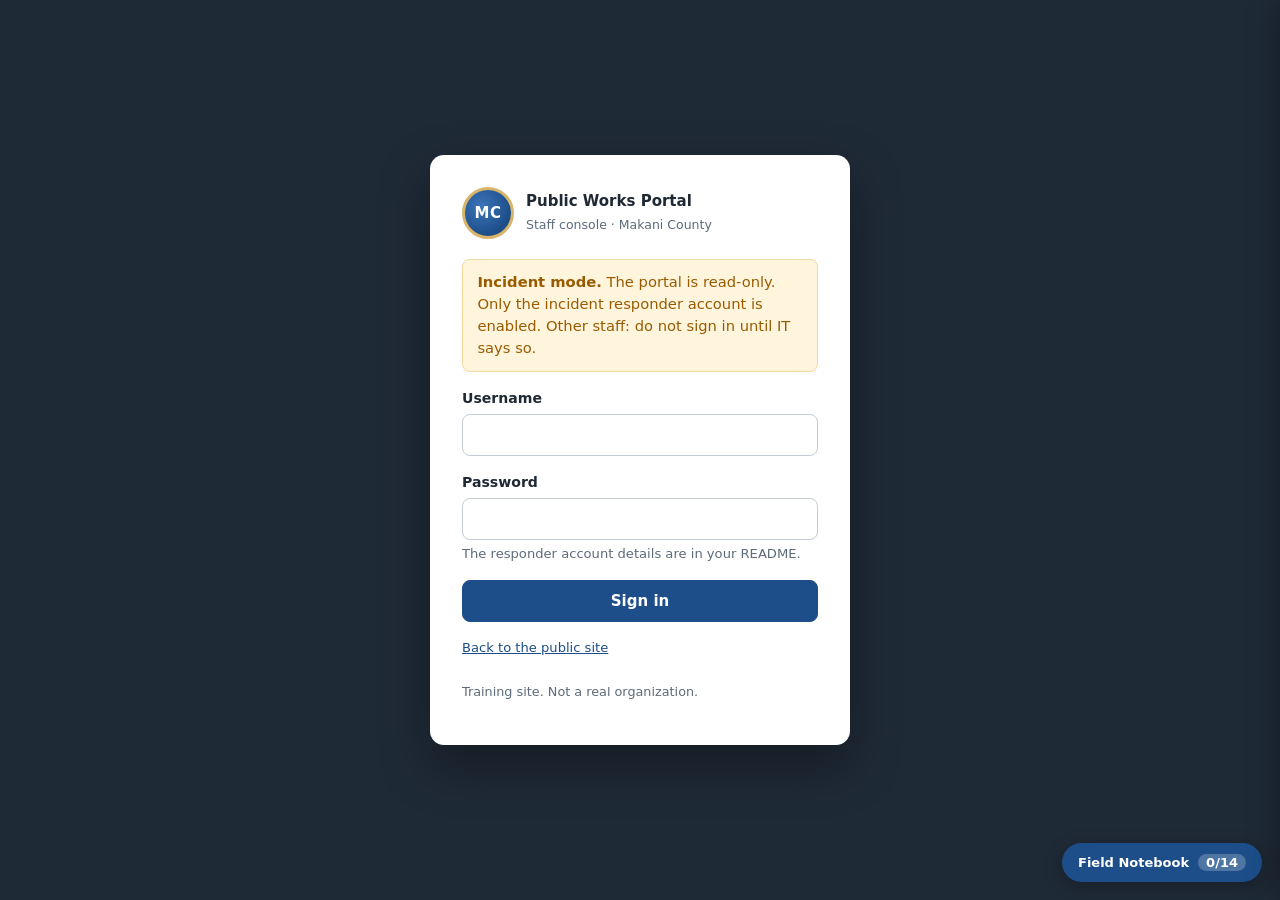
<file: staff/mailbox.html>
<!-- MOCK SITE FOR TRAINING. Not a real organization. -->
<!doctype html>
<html lang="en">
<head>
<meta charset="utf-8">
<meta name="viewport" content="width=device-width, initial-scale=1">
<title>Mailbox · Staff console · Makani County</title>
<link rel="stylesheet" href="../assets/css/style.css">
</head>
<body>
<header class="console"><div class="wrap">
  <a class="console__brand" href="dashboard.html"><span class="seal">MC</span>Public Works Portal <small>· staff console</small></a>
  <div class="console__user"><span id="who">Not signed in</span> · <a href="#" id="logout">Sign out</a></div>
</div></header>
<div class="incident"><div class="wrap"><span class="pill">Incident IR-2026-014</span><span>Investigating: public site content altered overnight. Opened 06:36 by Esther Kim (IT). Portal is in read-only mode.</span></div></div>
<nav class="tabs"><div class="wrap">
  <a href="dashboard.html">Overview</a><a href="audit.html">Audit log</a><a href="users.html">Accounts</a><a href="revisions.html">Revisions</a><a href="mailbox.html">Mailbox</a><a href="tasks.html">Tasks &amp; uploads</a><a href="controls.html">Plant controls</a><a href="respond.html">Response plan</a>
</div></nav>

<main class="main"><div class="wrap">
  <div class="pagehead">
    <div><div class="crumb">Staff console · Mailbox export</div><h1>Mailbox: nkahale@makanicounty.example</h1></div>
    <span class="muted">September 19 and 20 · exported by IT for the incident</span>
  </div>

  <div class="alert alert--info">Read-only export. Links inside messages are shown as text so nothing can be opened by accident.</div>

  <div class="card">
    <div class="mail">
      <ul class="mail__list" id="mail-list"></ul>
      <div>
        <p class="muted" id="mail-empty">Select a message to read it.</p>
        <div id="mail-view" hidden></div>
      </div>
    </div>
  </div>
</div></main>

<footer class="footer"><div class="wrap"><div>Makani County Public Works Portal · staff console</div><div class="mock-note">Training site. Not a real organization.</div></div></footer>
<script src="../assets/js/data.js"></script>
<script src="../assets/js/app.js"></script>
<script src="../assets/js/mailbox.js"></script>
<script src="../assets/js/kapu-challenges.js"></script>
<script src="../assets/js/kapu-notebook.js"></script>
</body>
</html>
</file>
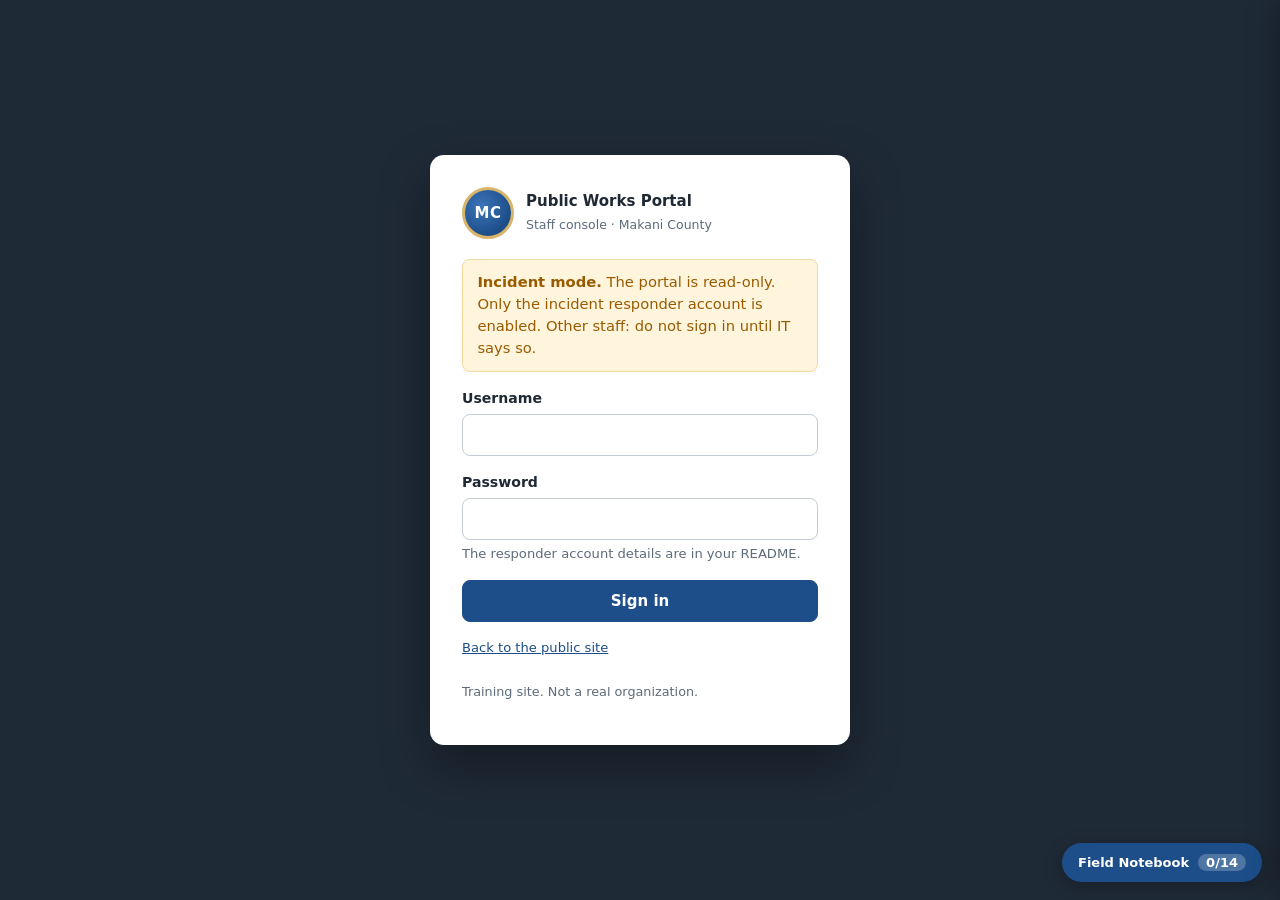
<file: staff/respond.html>
<!-- MOCK SITE FOR TRAINING. Not a real organization. -->
<!doctype html>
<html lang="en">
<head>
<meta charset="utf-8">
<meta name="viewport" content="width=device-width, initial-scale=1">
<title>Response plan · Staff console · Makani County</title>
<link rel="stylesheet" href="../assets/css/style.css">
</head>
<body>
<header class="console"><div class="wrap">
  <a class="console__brand" href="dashboard.html"><span class="seal">MC</span>Public Works Portal <small>· staff console</small></a>
  <div class="console__user"><span id="who">Not signed in</span> · <a href="#" id="logout">Sign out</a></div>
</div></header>
<div class="incident"><div class="wrap"><span class="pill">Incident IR-2026-014</span><span>Investigating: public site content altered overnight. Opened 06:36 by Esther Kim (IT). Portal is in read-only mode.</span></div></div>
<nav class="tabs"><div class="wrap">
  <a href="dashboard.html">Overview</a><a href="audit.html">Audit log</a><a href="users.html">Accounts</a><a href="revisions.html">Revisions</a><a href="mailbox.html">Mailbox</a><a href="tasks.html">Tasks &amp; uploads</a><a href="controls.html">Plant controls</a><a href="respond.html">Response plan</a>
</div></nav>

<main class="main"><div class="wrap">
  <div class="pagehead">
    <div><div class="crumb">Staff console · Response plan</div><h1>Build the response plan</h1></div>
  </div>

  <div class="grid grid--2">
    <div class="card">
      <p>Tick every action you recommend. Your plan should stop the attacker, undo what they did, protect residents, and keep the evidence. Some options would make things worse.</p>
      <form id="plan-form">
        <div class="field"><label for="plan-name">Responder name</label><input id="plan-name" type="text" placeholder="Your name"></div>
        <div id="plan-list"></div>
        <button class="btn" type="submit" style="margin-top:1rem">Check my plan</button>
      </form>
    </div>
    <div>
      <div class="card">
        <div class="card__head"><h2>Result</h2></div>
        <p class="muted" id="plan-empty">Submit a plan to see whether every foothold is covered.</p>
        <div id="plan-result" class="alert" hidden></div>
        <pre class="plan-summary" id="plan-summary" hidden></pre>
      </div>
      <div class="card">
        <div class="card__head"><h2>Order of operations</h2></div>
        <ol>
          <li><strong>Preserve</strong> evidence before touching anything.</li>
          <li><strong>Contain</strong>: cut off the attacker's access and stop anything they left running.</li>
          <li><strong>Recover</strong>: put the public site back the way it should be.</li>
          <li><strong>Communicate</strong>: residents, staff, and whoever the law says must be told.</li>
          <li><strong>Harden</strong>: make the same trick fail next time.</li>
        </ol>
      </div>
    </div>
  </div>
</div></main>

<footer class="footer"><div class="wrap"><div>Makani County Public Works Portal · staff console</div><div class="mock-note">Training site. Not a real organization.</div></div></footer>
<script src="../assets/js/data.js"></script>
<script src="../assets/js/app.js"></script>
<script src="../assets/js/respond.js"></script>
<script src="../assets/js/kapu-challenges.js"></script>
<script src="../assets/js/kapu-notebook.js"></script>
</body>
</html>
</file>
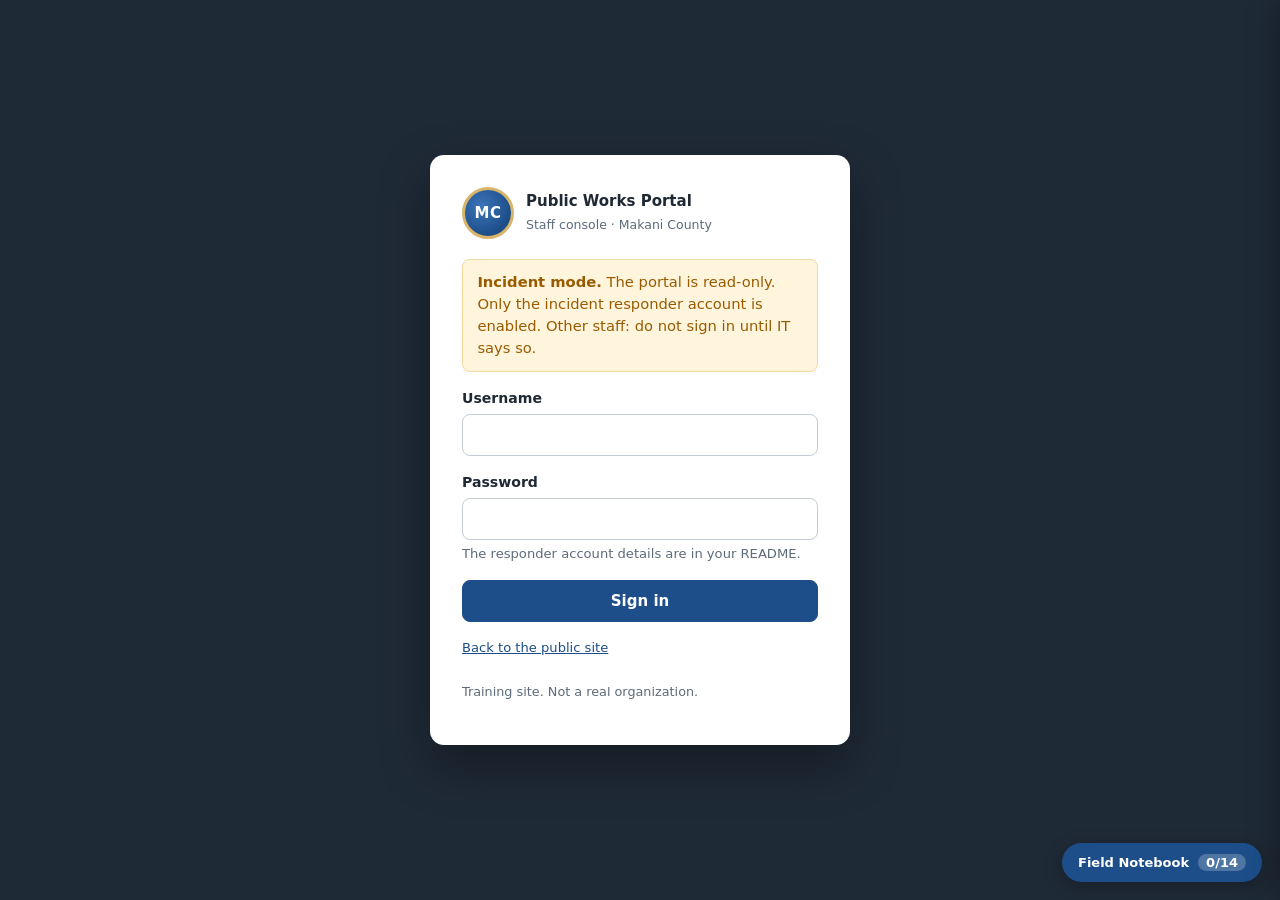
<file: staff/revisions.html>
<!-- MOCK SITE FOR TRAINING. Not a real organization. -->
<!doctype html>
<html lang="en">
<head>
<meta charset="utf-8">
<meta name="viewport" content="width=device-width, initial-scale=1">
<title>Revisions · Staff console · Makani County</title>
<link rel="stylesheet" href="../assets/css/style.css">
</head>
<body>
<header class="console"><div class="wrap">
  <a class="console__brand" href="dashboard.html"><span class="seal">MC</span>Public Works Portal <small>· staff console</small></a>
  <div class="console__user"><span id="who">Not signed in</span> · <a href="#" id="logout">Sign out</a></div>
</div></header>
<div class="incident"><div class="wrap"><span class="pill">Incident IR-2026-014</span><span>Investigating: public site content altered overnight. Opened 06:36 by Esther Kim (IT). Portal is in read-only mode.</span></div></div>
<nav class="tabs"><div class="wrap">
  <a href="dashboard.html">Overview</a><a href="audit.html">Audit log</a><a href="users.html">Accounts</a><a href="revisions.html">Revisions</a><a href="mailbox.html">Mailbox</a><a href="tasks.html">Tasks &amp; uploads</a><a href="controls.html">Plant controls</a><a href="respond.html">Response plan</a>
</div></nav>

<main class="main"><div class="wrap">
  <div class="pagehead">
    <div><div class="crumb">Staff console · Revisions</div><h1>Content revision history</h1></div>
    <span class="muted">Newest first · click a row to compare</span>
  </div>

  <div class="card">
    <div class="table-wrap">
      <table>
        <thead><tr><th>Rev</th><th>Time (HST)</th><th>User</th><th>Page</th><th>Editor's note</th><th></th></tr></thead>
        <tbody id="rev-body"></tbody>
      </table>
    </div>
  </div>

  <div class="card" id="rev-diff" hidden>
    <div class="card__head"><h2 id="rev-title"></h2><small id="rev-meta"></small></div>
    <div class="diff">
      <div class="diff__pane"><h3>Before</h3><div id="rev-before"></div></div>
      <div class="diff__pane"><h3>After</h3><div id="rev-after"></div></div>
    </div>
    <p class="hint" style="margin-top:.8rem"><span class="del">Removed words</span> and <span class="ins">added words</span> are highlighted.</p>
  </div>
</div></main>

<footer class="footer"><div class="wrap"><div>Makani County Public Works Portal · staff console</div><div class="mock-note">Training site. Not a real organization.</div></div></footer>
<script src="../assets/js/data.js"></script>
<script src="../assets/js/app.js"></script>
<script src="../assets/js/revisions.js"></script>
<script src="../assets/js/kapu-challenges.js"></script>
<script src="../assets/js/kapu-notebook.js"></script>
</body>
</html>
</file>
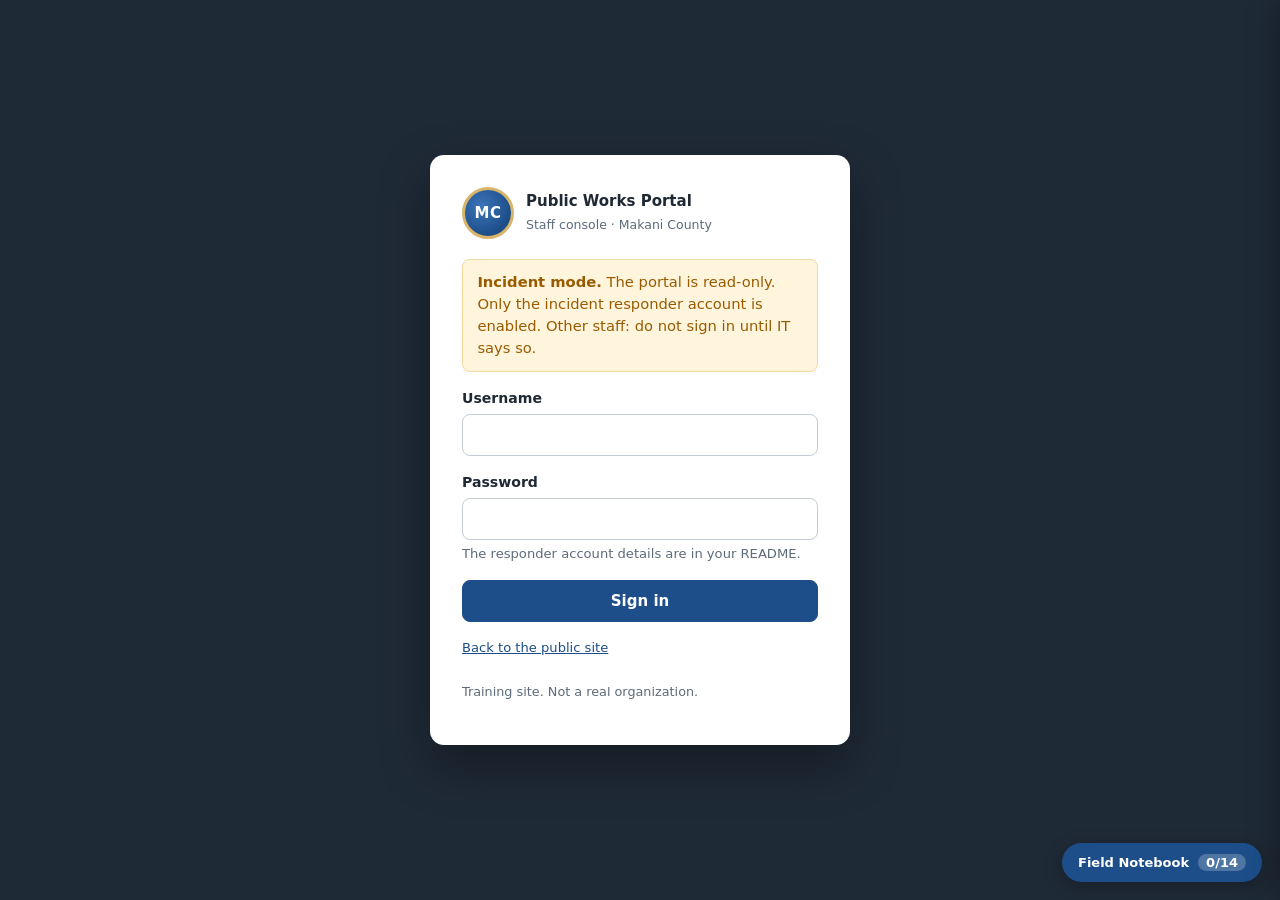
<file: staff/tasks.html>
<!-- MOCK SITE FOR TRAINING. Not a real organization. -->
<!doctype html>
<html lang="en">
<head>
<meta charset="utf-8">
<meta name="viewport" content="width=device-width, initial-scale=1">
<title>Tasks and uploads · Staff console · Makani County</title>
<link rel="stylesheet" href="../assets/css/style.css">
</head>
<body>
<header class="console"><div class="wrap">
  <a class="console__brand" href="dashboard.html"><span class="seal">MC</span>Public Works Portal <small>· staff console</small></a>
  <div class="console__user"><span id="who">Not signed in</span> · <a href="#" id="logout">Sign out</a></div>
</div></header>
<div class="incident"><div class="wrap"><span class="pill">Incident IR-2026-014</span><span>Investigating: public site content altered overnight. Opened 06:36 by Esther Kim (IT). Portal is in read-only mode.</span></div></div>
<nav class="tabs"><div class="wrap">
  <a href="dashboard.html">Overview</a><a href="audit.html">Audit log</a><a href="users.html">Accounts</a><a href="revisions.html">Revisions</a><a href="mailbox.html">Mailbox</a><a href="tasks.html">Tasks &amp; uploads</a><a href="controls.html">Plant controls</a><a href="respond.html">Response plan</a>
</div></nav>

<main class="main"><div class="wrap">
  <div class="pagehead">
    <div><div class="crumb">Staff console · Tasks and uploads</div><h1>Scheduled tasks</h1></div>
    <span class="badge badge--muted">Read-only during the incident</span>
  </div>

  <div class="card">
    <div class="table-wrap">
      <table>
        <thead><tr><th>Task</th><th>Created</th><th>Schedule</th><th>What it does</th><th>Last run</th></tr></thead>
        <tbody id="tasks-body"></tbody>
      </table>
    </div>
    <p class="hint">Tasks run on the portal server as <code>system</code>, so their runs appear in the audit log from <code>127.0.0.1</code>.</p>
  </div>

  <h2 style="margin-top:1.5rem">Uploaded files</h2>
  <div class="card">
    <div class="table-wrap">
      <table>
        <thead><tr><th>File</th><th>Uploaded</th><th>By</th><th>Size</th><th>Location</th></tr></thead>
        <tbody id="uploads-body"></tbody>
      </table>
    </div>
    <p class="hint">Files in the site root are reachable by anyone on the internet at <code>makanicounty.example/&lt;file&gt;</code>. Files in <code>documents/</code> are linked from pages.</p>
  </div>
</div></main>

<footer class="footer"><div class="wrap"><div>Makani County Public Works Portal · staff console</div><div class="mock-note">Training site. Not a real organization.</div></div></footer>
<script src="../assets/js/data.js"></script>
<script src="../assets/js/app.js"></script>
<script src="../assets/js/tables.js"></script>
<script src="../assets/js/kapu-challenges.js"></script>
<script src="../assets/js/kapu-notebook.js"></script>
</body>
</html>
</file>
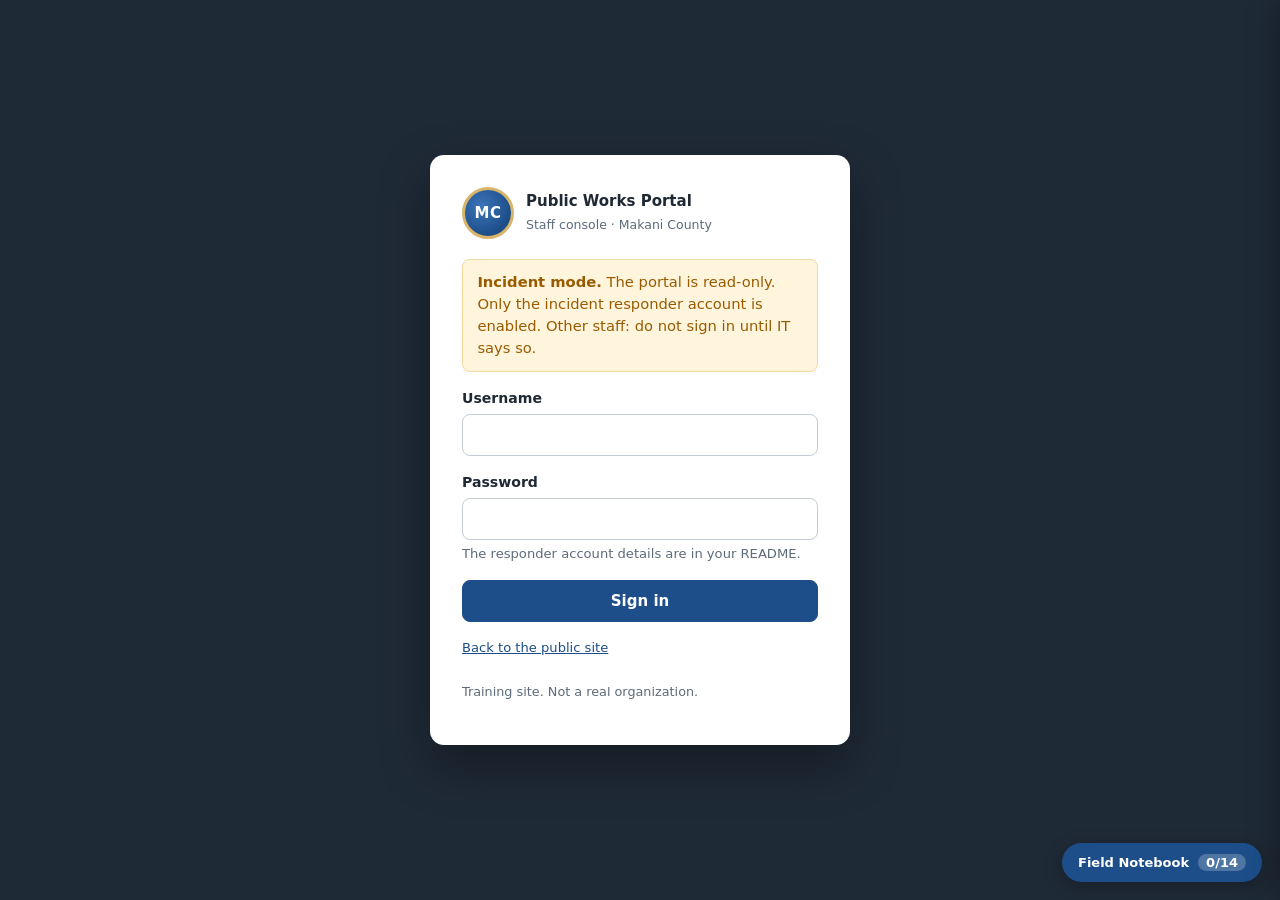
<file: staff/users.html>
<!-- MOCK SITE FOR TRAINING. Not a real organization. -->
<!doctype html>
<html lang="en">
<head>
<meta charset="utf-8">
<meta name="viewport" content="width=device-width, initial-scale=1">
<title>Accounts · Staff console · Makani County</title>
<link rel="stylesheet" href="../assets/css/style.css">
</head>
<body>
<header class="console"><div class="wrap">
  <a class="console__brand" href="dashboard.html"><span class="seal">MC</span>Public Works Portal <small>· staff console</small></a>
  <div class="console__user"><span id="who">Not signed in</span> · <a href="#" id="logout">Sign out</a></div>
</div></header>
<div class="incident"><div class="wrap"><span class="pill">Incident IR-2026-014</span><span>Investigating: public site content altered overnight. Opened 06:36 by Esther Kim (IT). Portal is in read-only mode.</span></div></div>
<nav class="tabs"><div class="wrap">
  <a href="dashboard.html">Overview</a><a href="audit.html">Audit log</a><a href="users.html">Accounts</a><a href="revisions.html">Revisions</a><a href="mailbox.html">Mailbox</a><a href="tasks.html">Tasks &amp; uploads</a><a href="controls.html">Plant controls</a><a href="respond.html">Response plan</a>
</div></nav>

<main class="main"><div class="wrap">
  <div class="pagehead">
    <div><div class="crumb">Staff console · Accounts</div><h1>Portal accounts</h1></div>
    <span class="badge badge--muted">Read-only: changes disabled during the incident</span>
  </div>

  <div class="card">
    <div class="table-wrap">
      <table>
        <thead><tr><th>Username</th><th>Name / department</th><th>Role</th><th>Created</th><th>Last sign-in</th><th>MFA</th><th>Note</th></tr></thead>
        <tbody id="users-body"></tbody>
      </table>
    </div>
    <p class="hint">Roles: <strong>editor</strong> can change public pages and, in the current settings, create accounts of any role · <strong>admin</strong> can also manage tasks, uploads and settings · <strong>operator</strong> is the only role allowed on Plant controls, and only with MFA · <strong>read-only</strong> can look but not touch.</p>
  </div>
</div></main>

<footer class="footer"><div class="wrap"><div>Makani County Public Works Portal · staff console</div><div class="mock-note">Training site. Not a real organization.</div></div></footer>
<script src="../assets/js/data.js"></script>
<script src="../assets/js/app.js"></script>
<script src="../assets/js/tables.js"></script>
<script src="../assets/js/kapu-challenges.js"></script>
<script src="../assets/js/kapu-notebook.js"></script>
</body>
</html>
</file>
<file: assets/css/public.css>
/* Makani County Department of Public Works - PUBLIC SITE (MOCK SITE FOR TRAINING)
   Implemented from the Claude Design handoff "Makani Public Site (redesign)".
   Fonts: the mock loads Public Sans + JetBrains Mono from Google Fonts; this site runs offline
   from file://, so those names come first in the stacks and system fonts stand in when absent.
   The staff console keeps its own stylesheet (style.css). */

:root {
  --navy-0: #0e2748;
  --navy: #163c6a;
  --blue: #1d4e89;
  --gold: #d8b56a;
  --sand: #f6f4ee;
  --line: #d9e0e8;
  --line-2: #e9eef4;
  --ink: #1f2933;
  --muted: #5d6b7a;
  --amber: #9a5b00;
  --red: #b3261e;
  --red-dk: #8f1e18;
  --green: #1e7b4f;
  --green-dk: #14512f;
  --green-bg: #e5f4ec;
  --green-line: #bfe0cc;
  --pale: #e9f0f8;
  --sky: #c9dbf1;
  --sky-2: #b9cde6;
  --sky-3: #d9e7f7;
  --sky-4: #7f97b5;
  --sans: "Public Sans", system-ui, -apple-system, "Segoe UI", sans-serif;
  --mono: "JetBrains Mono", ui-monospace, Menlo, Consolas, monospace;
  --gutter: clamp(20px, 3.5vw, 64px);
  --ease: cubic-bezier(.2, .6, .2, 1);
  --ease-out: cubic-bezier(.16, 1, .3, 1);
}

* { box-sizing: border-box; }
html, body { margin: 0; padding: 0; }
body {
  font-family: var(--sans);
  font-size: 16px;
  line-height: 1.6;
  color: var(--ink);
  background: var(--sand);
  min-height: 100vh;
  -webkit-font-smoothing: antialiased;
}
a { color: var(--blue); }
a:hover { color: var(--navy); }
::selection { background: var(--blue); color: #fff; }
h1, h2, h3 { margin: 0; }
p { margin: 0; }
ul { margin: 0; padding: 0; list-style: none; }
/* Full width: containers span the viewport with a fluid gutter; text blocks keep a reading measure. */
.wrap { max-width: none; margin: 0; padding: 0 var(--gutter); }
[hidden] { display: none !important; }

/* ---------- Motion ---------- */
@keyframes fadeup { from { opacity: 0; transform: translateY(24px); } to { opacity: 1; transform: none; } }
@keyframes wordin { from { opacity: 0; transform: translateY(110%); } to { opacity: 1; transform: none; } }
@keyframes railin { from { transform: scaleY(0); } to { transform: scaleY(1); } }
@keyframes rulein { from { transform: scaleX(0); } to { transform: scaleX(1); } }
@keyframes pulse { 0% { box-shadow: 0 0 0 0 rgba(30, 123, 79, .55); } 70% { box-shadow: 0 0 0 12px rgba(30, 123, 79, 0); } 100% { box-shadow: 0 0 0 0 rgba(30, 123, 79, 0); } }
@keyframes pulsered { 0% { box-shadow: 0 0 0 0 rgba(255, 255, 255, .6); } 70% { box-shadow: 0 0 0 9px rgba(255, 255, 255, 0); } 100% { box-shadow: 0 0 0 0 rgba(255, 255, 255, 0); } }
@keyframes drift { from { transform: translate(0, 0) scale(1); } to { transform: translate(-60px, 40px) scale(1.15); } }
@keyframes drift2 { from { transform: translate(0, 0) scale(1.1); } to { transform: translate(50px, -30px) scale(1); } }
@keyframes sweep { from { transform: translateX(-100%); } to { transform: translateX(100%); } }
@keyframes banner { from { opacity: 0; transform: translateY(-100%); } to { opacity: 1; transform: none; } }
.rise { animation: fadeup .8s var(--ease-out) var(--d, 0s) both; }
@media (prefers-reduced-motion: reduce) {
  * { animation-duration: .01ms !important; animation-iteration-count: 1 !important; transition-duration: .01ms !important; }
}

/* ---------- Utility bar ---------- */
.utility { background: var(--navy-0); color: var(--sky-2); }
.utility .wrap {
  display: flex; justify-content: space-between; align-items: center; min-height: 36px; gap: 16px; flex-wrap: wrap;
  font-family: var(--mono); font-size: 11px; letter-spacing: .14em; text-transform: uppercase;
}
.utility a { color: #fff; text-decoration: none; display: inline-flex; align-items: center; gap: 8px; transition: color .2s var(--ease); }
.utility a:hover { color: var(--gold); }
.utility a span { display: inline-block; transition: transform .35s var(--ease); }

/* ---------- Masthead ---------- */
.masthead {
  position: sticky; top: 0; z-index: 20;
  background: rgba(255, 255, 255, .92);
  backdrop-filter: blur(10px) saturate(140%);
  -webkit-backdrop-filter: blur(10px) saturate(140%);
  border-bottom: 1px solid var(--line);
}
.masthead .wrap { padding: 14px var(--gutter); display: flex; align-items: center; gap: 16px; flex-wrap: wrap; }
.brand { display: flex; align-items: center; gap: 14px; text-decoration: none; color: inherit; }
.seal {
  width: 44px; height: 44px; border-radius: 50%; flex: none;
  background: var(--navy); border: 2px solid var(--gold); box-shadow: inset 0 0 0 3px #fff;
  color: #fff; display: grid; place-items: center;
  font-family: var(--mono); font-size: 12px; font-weight: 600; letter-spacing: .12em;
}
.seal--grey { border-color: #888; }
.seal--sm { width: 36px; height: 36px; font-size: 10px; box-shadow: none; }
.brand__name { line-height: 1.15; }
.brand__name strong { display: block; font-size: 19px; font-weight: 700; letter-spacing: -.01em; color: var(--navy); }
.brand__name small { display: block; margin-top: 3px; font-family: var(--mono); font-size: 10px; letter-spacing: .16em; text-transform: uppercase; color: var(--muted); }

.pubnav { margin-left: auto; display: flex; gap: 24px; flex-wrap: wrap; }
.pubnav a {
  text-decoration: none; padding: 10px 0; font-weight: 500; font-size: 15px; color: var(--ink);
  background-image: linear-gradient(var(--gold), var(--gold)); background-repeat: no-repeat; background-position: 0 100%; background-size: 0% 2px;
  transition: background-size .35s var(--ease), color .2s;
}
.pubnav a:hover { background-size: 100% 2px; color: var(--blue); }
.pubnav a.is-active { background-size: 100% 2px; color: var(--navy); }

/* ---------- Alert banner ---------- */
.alertbar { position: relative; overflow: hidden; background: var(--red); color: #fff; animation: banner .6s var(--ease-out) both; }
.alertbar__sweep {
  position: absolute; inset: 0; pointer-events: none;
  background: linear-gradient(105deg, transparent 42%, rgba(255, 255, 255, .16) 50%, transparent 58%);
  animation: sweep 1.8s var(--ease) .7s both;
}
.alertbar .wrap { padding: 14px var(--gutter); display: flex; gap: 16px; align-items: flex-start; position: relative; }
.alertbar__tag {
  flex: none; display: inline-flex; align-items: center; gap: 8px; margin-top: 2px;
  border: 1px solid rgba(255, 255, 255, .7); border-radius: 2px; padding: 3px 9px;
  font-family: var(--mono); font-size: 10.5px; font-weight: 600; letter-spacing: .16em; text-transform: uppercase;
}
.alertbar__dot { width: 6px; height: 6px; border-radius: 50%; background: #fff; animation: pulsered 2s var(--ease) infinite; }
.alertbar__text { font-weight: 600; font-size: 15.5px; line-height: 1.5; }
/* Design variant (the mock's "advisory" alert level): amber, for a restored, non-urgent notice. */
.alertbar--advisory { background: #fff4dc; color: var(--amber); border-bottom: 1px solid #f1d9a0; }
.alertbar--advisory .alertbar__tag { border-color: var(--amber); }
.alertbar--advisory .alertbar__dot { background: var(--amber); animation: none; }
.alertbar--advisory .alertbar__sweep { display: none; }

/* ---------- Hero ---------- */
.hero { position: relative; overflow: hidden; color: #fff; padding: 80px 0 72px; background: linear-gradient(160deg, var(--navy-0) 0%, var(--navy) 55%, var(--blue) 100%); }
.hero__grid {
  position: absolute; inset: 0; pointer-events: none;
  background-image: linear-gradient(rgba(255, 255, 255, .045) 1px, transparent 1px), linear-gradient(90deg, rgba(255, 255, 255, .045) 1px, transparent 1px);
  background-size: 96px 96px;
}
.hero__orb { position: absolute; border-radius: 50%; pointer-events: none; }
.hero__orb--1 { top: -180px; right: -120px; width: 620px; height: 620px; background: radial-gradient(circle, rgba(58, 116, 184, .55) 0%, rgba(58, 116, 184, 0) 68%); animation: drift 22s var(--ease) infinite alternate; }
.hero__orb--2 { bottom: -260px; left: 20%; width: 560px; height: 560px; background: radial-gradient(circle, rgba(216, 181, 106, .22) 0%, rgba(216, 181, 106, 0) 70%); animation: drift2 26s var(--ease) infinite alternate; }
.hero__rail { position: absolute; left: 0; top: 0; bottom: 0; width: 4px; background: var(--gold); transform-origin: top; animation: railin 1.2s var(--ease-out) .2s both; }
.hero .wrap { position: relative; display: flex; flex-wrap: wrap; gap: 48px; align-items: flex-end; }
.hero__copy { flex: 1.4 1 420px; min-width: 0; }

.eyebrow {
  display: flex; align-items: center; gap: 12px;
  font-family: var(--mono); font-size: 11px; font-weight: 600; letter-spacing: .18em; text-transform: uppercase; color: var(--gold);
}
.eyebrow__rule { width: 24px; height: 2px; background: var(--gold); display: inline-block; transform-origin: left; animation: rulein .8s var(--ease-out) .1s both; }
.eyebrow--dark { color: var(--muted); }
.eyebrow--dark .eyebrow__rule { background: var(--blue); animation: none; }
.eyebrow--red .eyebrow__rule { background: var(--red); }
.hero .eyebrow { animation: fadeup .8s var(--ease-out) both; }

.hero h1 { margin: 22px 0 0; font-size: clamp(34px, 4.6vw, 56px); line-height: 1.04; font-weight: 700; letter-spacing: -.025em; color: #fff; max-width: 14ch; }
.w { display: inline-block; overflow: hidden; vertical-align: bottom; padding-bottom: .08em; margin-bottom: -.08em; }
.w > span { display: inline-block; animation: wordin .9s var(--ease-out) both; }
.w:nth-child(1) > span { animation-delay: .10s; }
.w:nth-child(2) > span { animation-delay: .16s; }
.w:nth-child(3) > span { animation-delay: .22s; }
.w:nth-child(4) > span { animation-delay: .28s; }
.w:nth-child(5) > span { animation-delay: .34s; }
.w:nth-child(6) > span { animation-delay: .40s; }
.w:nth-child(7) > span { animation-delay: .46s; }
.w:nth-child(8) > span { animation-delay: .52s; }
.w--gold > span { color: var(--gold); font-variant-numeric: tabular-nums; }
.hero__lede { margin: 26px 0 0; font-size: 19px; line-height: 1.55; color: var(--sky); max-width: 560px; font-weight: 300; animation: fadeup .8s var(--ease-out) .5s both; }

.hero__aside { flex: 1 1 300px; min-width: 0; max-width: 420px; animation: fadeup .9s var(--ease-out) .6s both; }
.glass { background: rgba(255, 255, 255, .06); border: 1px solid rgba(255, 255, 255, .18); backdrop-filter: blur(6px); -webkit-backdrop-filter: blur(6px); padding: 24px 26px; }
.glass__head {
  display: flex; align-items: center; justify-content: space-between; gap: 12px;
  font-family: var(--mono); font-size: 10.5px; font-weight: 600; letter-spacing: .18em; text-transform: uppercase; color: var(--sky-2);
}
.live { display: inline-flex; align-items: center; gap: 8px; color: #8fdcb1; }
.live__dot { width: 8px; height: 8px; border-radius: 50%; background: #4fbf7a; animation: pulse 2.2s var(--ease) infinite; }
.glass__title { margin-top: 14px; font-size: 19px; font-weight: 600; line-height: 1.35; letter-spacing: -.01em; }
.glass__foot { margin-top: 14px; padding-top: 14px; border-top: 1px solid rgba(255, 255, 255, .14); display: flex; justify-content: space-between; gap: 12px; align-items: baseline; flex-wrap: wrap; }
.glass__foot small { font-size: 13px; color: var(--sky-2); line-height: 1.5; }
.glass__next { font-family: var(--mono); font-size: 12px; color: var(--gold); white-space: nowrap; font-variant-numeric: tabular-nums; }

/* ---------- Tiles ---------- */
.tiles-section { padding: 56px 0 0; }
.tiles { display: grid; grid-template-columns: repeat(auto-fit, minmax(min(100%, 240px), 1fr)); border-top: 1px solid var(--line); border-left: 1px solid var(--line); }
.tile {
  background: #fff; border-right: 1px solid var(--line); border-bottom: 1px solid var(--line);
  padding: 28px 28px 24px; text-decoration: none; color: var(--ink);
  display: flex; flex-direction: column; gap: 10px; min-height: 190px;
  transition: background .35s var(--ease);
  animation: fadeup .8s var(--ease-out) var(--d, .15s) both;
}
.tile:hover { background: var(--pale); color: var(--ink); }
.tile__num { font-family: var(--mono); font-size: 11px; letter-spacing: .16em; color: var(--amber); }
.tile h3 { margin: 8px 0 0; font-size: 20px; font-weight: 600; letter-spacing: -.01em; color: var(--navy); line-height: 1.25; }
.tile p { color: var(--muted); font-size: 15px; line-height: 1.55; flex: 1; }
.tile__arrow { align-self: flex-end; font-family: var(--mono); font-size: 16px; color: var(--blue); transition: transform .35s var(--ease); }

/* ---------- News + office hours ---------- */
.news-section { padding: 64px 0 72px; }
.news-section .wrap { display: flex; flex-wrap: wrap; gap: 40px; align-items: flex-start; }
.news__main { flex: 1.4 1 420px; min-width: 0; animation: fadeup .8s var(--ease-out) .35s both; }
.news__main h2 { margin: 14px 0 8px; font-size: 30px; font-weight: 700; letter-spacing: -.02em; line-height: 1.15; color: var(--navy); }
.newslist { border-top: 1px solid var(--line); }
.newslist li { display: grid; grid-template-columns: 132px minmax(0, 1fr); gap: 20px; padding: 20px 0; border-bottom: 1px solid var(--line); }
.newslist time { font-family: var(--mono); font-size: 12px; letter-spacing: .08em; text-transform: uppercase; color: var(--amber); padding-top: 4px; }
.newslist span { font-size: 16px; line-height: 1.6; max-width: 80ch; }
.news__side { flex: 1 1 300px; min-width: 0; max-width: 480px; animation: fadeup .8s var(--ease-out) .45s both; }

.panel { background: #fff; border: 1px solid var(--line); padding: 26px 28px; }
.panel--motion { animation: fadeup .8s var(--ease-out) var(--d, 0s) both; }
.panel h2 { font-size: 20px; font-weight: 600; letter-spacing: -.01em; color: var(--navy); line-height: 1.3; }
.panel__head { display: flex; align-items: baseline; justify-content: space-between; gap: 16px; flex-wrap: wrap; }
.panel__meta { font-family: var(--mono); font-size: 11px; letter-spacing: .12em; text-transform: uppercase; color: var(--muted); }
.panel > p { margin: 12px 0 0; font-size: 16px; line-height: 1.6; max-width: 80ch; }
.hours p { font-size: 15px; line-height: 1.6; color: var(--muted); margin: 4px 0 0; }
.hours p.lead { margin: 16px 0 0; font-size: 17px; font-weight: 500; color: var(--ink); }
.hours p + p.addr { margin-top: 12px; }
.num { font-family: var(--mono); font-size: 14px; color: var(--navy); font-weight: 500; }

.panel--navy { background: var(--navy); color: #fff; border: 0; }
.panel--navy .eyebrow-sm { font-family: var(--mono); font-size: 10.5px; font-weight: 600; letter-spacing: .18em; text-transform: uppercase; color: var(--gold); }
.panel--navy p { margin: 14px 0 0; font-size: 15px; line-height: 1.7; color: var(--sky); }
.panel--navy .num { font-family: var(--mono); font-size: inherit; color: #fff; font-weight: 400; }

/* ---------- Sub-page header + body ---------- */
.pagehead { background: #fff; border-bottom: 1px solid var(--line); padding: 56px 0 40px; animation: fadeup .6s var(--ease-out) both; }
.pagehead h1 { margin: 16px 0 0; font-size: clamp(30px, 4vw, 44px); font-weight: 700; letter-spacing: -.025em; line-height: 1.05; color: var(--navy); }
.pagehead .meta { margin: 14px 0 0; font-family: var(--mono); font-size: 12px; letter-spacing: .06em; color: var(--muted); }
.pagehead .lede { margin: 14px 0 0; font-size: 17px; line-height: 1.6; color: var(--muted); max-width: 640px; }
.pagehead .lede strong { color: var(--red); }
.pagehead .eyebrow__rule { animation: rulein .8s var(--ease-out) both; }

.body-section { padding: 40px 0 72px; }
.body-section .wrap { display: flex; flex-wrap: wrap; gap: 32px; align-items: flex-start; }
.col-main { flex: 1.4 1 420px; min-width: 0; display: flex; flex-direction: column; gap: 20px; }
.col-side { flex: 1 1 300px; min-width: 0; max-width: 480px; display: flex; flex-direction: column; gap: 20px; }

.status-ok { background: var(--green-bg); border: 1px solid var(--green-line); padding: 22px 26px; display: flex; gap: 16px; align-items: flex-start; animation: fadeup .8s var(--ease-out) .1s both; }
.status-ok__dot { width: 12px; height: 12px; border-radius: 50%; background: var(--green); flex: none; margin-top: 7px; animation: pulse 2.2s var(--ease) infinite; }
.status-ok__label { font-family: var(--mono); font-size: 10.5px; font-weight: 600; letter-spacing: .18em; text-transform: uppercase; color: var(--green); }
.status-ok__text { margin-top: 6px; font-size: 18px; font-weight: 600; line-height: 1.4; color: var(--green-dk); }

/* ---------- Tables ---------- */
.table-wrap { overflow-x: auto; margin-top: 16px; }
table.data { width: 100%; border-collapse: collapse; }
table.data th {
  text-align: left; padding: 10px 12px; border-bottom: 1px solid var(--line); white-space: nowrap;
  font-family: var(--mono); font-size: 10.5px; font-weight: 600; letter-spacing: .12em; text-transform: uppercase; color: var(--muted);
}
table.data th:first-child, table.data td:first-child { padding-left: 0; }
table.data th:last-child, table.data td:last-child { padding-right: 0; }
table.data td { padding: 13px 12px; border-bottom: 1px solid var(--line-2); font-family: var(--mono); font-size: 13px; }
table.data td:first-child { font-family: var(--sans); font-size: 15px; font-weight: 500; }
table.data td.muted { color: var(--muted); }
table.data tr:last-child td { border-bottom: 0; }
table.data tbody tr { transition: background .2s; }
table.data tbody tr:hover { background: var(--sand); }
.tag-ok { display: inline-block; padding: 3px 8px; border-radius: 2px; font-family: var(--mono); font-size: 10.5px; font-weight: 600; letter-spacing: .1em; text-transform: uppercase; background: var(--green-bg); color: var(--green); }

table.rates { width: 100%; border-collapse: collapse; }
table.rates th { text-align: left; padding: 13px 12px 13px 0; border-bottom: 1px solid var(--line-2); font-size: 14px; font-weight: 500; color: var(--muted); }
table.rates td { text-align: right; padding: 13px 0; border-bottom: 1px solid var(--line-2); font-family: var(--mono); font-size: 13.5px; white-space: nowrap; }
table.rates tr:last-child th, table.rates tr:last-child td { border-bottom: 0; }

/* ---------- Timeline ---------- */
.timeline { padding: 0 0 0 22px; border-left: 2px solid var(--line); display: flex; flex-direction: column; gap: 22px; margin-top: 20px; }
.timeline li { position: relative; }
.timeline__dot { position: absolute; left: -28px; top: 6px; width: 10px; height: 10px; border-radius: 50%; background: var(--green); box-shadow: 0 0 0 3px #fff; }
.timeline__dot--bad { background: var(--red); }
.timeline time { display: block; font-family: var(--mono); font-size: 11.5px; letter-spacing: .1em; text-transform: uppercase; color: var(--amber); }
.timeline span.txt { display: block; margin-top: 4px; font-size: 15px; line-height: 1.55; }

/* ---------- Contact lists ---------- */
.contact-list { margin: 14px 0 0; }
.contact-list li { display: flex; justify-content: space-between; align-items: baseline; gap: 16px; padding: 14px 0; border-bottom: 1px solid var(--line-2); flex-wrap: wrap; }
.contact-list li:last-child { border-bottom: 0; padding-bottom: 0; }
.contact-list li span { font-size: 16px; }
.contact-list li strong { font-family: var(--mono); font-size: 18px; font-weight: 600; color: var(--navy); font-variant-numeric: tabular-nums; white-space: nowrap; }

/* ---------- Ways to pay ---------- */
.ways li { display: grid; grid-template-columns: 150px minmax(0, 1fr); gap: 16px; padding: 14px 0; border-bottom: 1px solid var(--line-2); }
.ways li:last-child { border-bottom: 0; padding-bottom: 0; }
.ways strong { font-family: var(--mono); font-size: 11px; font-weight: 600; letter-spacing: .12em; text-transform: uppercase; color: var(--amber); padding-top: 5px; }
.ways span { font-size: 15.5px; line-height: 1.6; }

/* ---------- Forms + buttons ---------- */
.form { display: flex; flex-direction: column; gap: 16px; }
label { display: block; font-weight: 600; font-size: 13px; margin-bottom: 6px; }
input[type="text"], input[type="password"], select, textarea {
  width: 100%; font: inherit; font-size: 15px; padding: 11px 12px;
  border: 1px solid #c3ccd6; border-radius: 2px; background: #fff; color: var(--ink); outline: none;
  transition: border-color .2s, box-shadow .2s;
}
textarea { resize: vertical; }
input:focus, select:focus, textarea:focus { border-color: var(--blue); box-shadow: 0 0 0 3px rgba(29, 78, 137, .18); }

.btn {
  display: inline-flex; align-items: center; gap: 10px; font: inherit; font-weight: 600; font-size: 14px;
  padding: 12px 22px; border-radius: 2px; border: 1px solid var(--blue); background: var(--blue); color: #fff;
  cursor: pointer; text-decoration: none; align-self: flex-start;
  transition: background .2s var(--ease), border-color .2s var(--ease), transform .2s var(--ease);
}
.btn:hover { background: var(--navy); border-color: var(--navy); color: #fff; transform: translateY(-1px); }
.btn .arrow { font-family: var(--mono); }
.btn--danger { background: var(--red); border-color: var(--red); }
.btn--danger:hover { background: var(--red-dk); border-color: var(--red-dk); transform: none; }
.btn--block { display: flex; width: 100%; justify-content: center; padding: 13px 22px; }

.notice { padding: 12px 14px; margin-bottom: 16px; font-size: 14.5px; line-height: 1.5; border: 1px solid transparent; animation: fadeup .5s var(--ease-out) both; }
.notice--ok { border-color: var(--green-line); background: var(--green-bg); color: var(--green); }
.notice--bad { border-color: #f0c4c0; background: #fbeae8; color: var(--red); }
.notice--warn { border-color: #f1d9a0; background: #fff4dc; color: var(--amber); }
.notice--lead { font-weight: 500; }

/* ---------- Report a problem panel ---------- */
.report { flex: 1 1 320px; min-width: 0; max-width: 520px; }
.report h2 { margin: 12px 0 18px; font-size: 22px; }

/* ---------- Verify page (planted) ---------- */
.verify-head { background: #fff; border-bottom: 1px solid var(--line); }
.verify-head .wrap { padding: 14px var(--gutter); display: flex; align-items: center; gap: 14px; flex-wrap: wrap; }
.verify-section { padding: 48px 0 72px; }
.verify-wrap { max-width: 560px; margin: 0 auto; padding: 0 32px; animation: fadeup .6s var(--ease-out) both; }
.card-plain { background: #fff; border: 1px solid var(--line); padding: 28px 30px; }
.card-plain h1 { font-size: 26px; font-weight: 700; letter-spacing: -.02em; line-height: 1.15; color: var(--navy); }
.card-plain > p { margin: 10px 0 20px; font-size: 15px; line-height: 1.6; color: var(--muted); }
.card-plain .fine { margin: 18px 0 0; font-size: 13px; color: var(--muted); }

/* ---------- Footer ---------- */
.footer { background: var(--navy-0); color: var(--sky-2); padding: 40px 0 32px; }
.footer .wrap { display: flex; justify-content: space-between; gap: 24px; flex-wrap: wrap; align-items: flex-end; }
.footer__brand { display: flex; align-items: center; gap: 14px; }
.footer__line { font-size: 14px; line-height: 1.6; color: var(--sky-3); }
.footer__note { font-family: var(--mono); font-size: 10.5px; letter-spacing: .14em; text-transform: uppercase; color: var(--sky-4); }

/* ---------- Responsive ---------- */
@media (max-width: 860px) {
  .col-side, .news__side, .report { max-width: none; }
}
@media (max-width: 700px) {
  .wrap, .masthead .wrap, .alertbar .wrap, .verify-head .wrap, .verify-wrap { padding-left: 20px; padding-right: 20px; }
  .hero { padding: 56px 0 48px; }
  .hero .wrap { gap: 32px; }
  .hero__aside { max-width: none; }
  .tiles-section { padding-top: 40px; }
  .news-section { padding: 48px 0 56px; }
  .newslist li { grid-template-columns: 1fr; gap: 6px; }
  .ways li { grid-template-columns: 1fr; gap: 4px; }
  .panel, .card-plain { padding: 22px 20px; }
  .pagehead { padding: 40px 0 28px; }
  .pubnav { gap: 16px; }
}
</file>
<file: assets/css/style.css>
/* Makani County Department of Public Works portal + incident console (MOCK SITE FOR TRAINING) */

:root {
  --blue: #1d4e89;
  --blue-2: #163c6a;
  --green: #2e7d5b;
  --sand: #f6f4ee;
  --bg: #f3f5f8;
  --card: #fff;
  --ink: #1f2933;
  --muted: #5d6b7a;
  --line: #d9e0e8;
  --amber: #9a5b00;
  --amber-bg: #fff4dc;
  --red: #b3261e;
  --red-bg: #fbeae8;
  --ok: #1e7b4f;
  --ok-bg: #e5f4ec;
  --slate: #1f2a37;
  --slate-2: #2b3949;
  --radius: 10px;
  --shadow: 0 1px 2px rgba(20, 40, 70, .06), 0 4px 14px rgba(20, 40, 70, .06);
}

* { box-sizing: border-box; }
html, body { margin: 0; padding: 0; }
body {
  font-family: system-ui, -apple-system, "Segoe UI", Roboto, "Helvetica Neue", Arial, sans-serif;
  font-size: 15px; line-height: 1.5; color: var(--ink); background: var(--bg);
}
a { color: var(--blue); }
h1, h2, h3 { margin: 0 0 .5rem; line-height: 1.25; }
h1 { font-size: 1.6rem; }
h2 { font-size: 1.15rem; }
h3 { font-size: 1rem; }
p { margin: 0 0 .75rem; }
.muted { color: var(--muted); }
code { font-family: ui-monospace, Consolas, "Courier New", monospace; font-size: .92em; background: #e9eef4; padding: .1em .35em; border-radius: 4px; }
pre { font-family: ui-monospace, Consolas, "Courier New", monospace; font-size: .85rem; background: #0f1720; color: #dbe7f3; padding: 1rem; border-radius: 8px; overflow: auto; }
.wrap { max-width: none; margin: 0; padding: 0 clamp(16px, 3vw, 48px); }
[hidden] { display: none !important; }

/* ================= PUBLIC SITE =================
   NOTE (2026-09-21): the public pages now use assets/css/public.css (Claude Design redesign).
   The rules below are no longer loaded by any public page; only the console section applies. */

.utility { background: var(--blue-2); color: #cfe0f5; font-size: .82rem; }
.utility .wrap { display: flex; justify-content: space-between; align-items: center; min-height: 32px; gap: 1rem; flex-wrap: wrap; }
.utility a { color: #fff; }

.masthead { background: #fff; border-bottom: 1px solid var(--line); }
.masthead .wrap { display: flex; align-items: center; gap: 1rem; padding: .9rem 1rem; flex-wrap: wrap; }
.seal {
  width: 52px; height: 52px; border-radius: 50%;
  background: radial-gradient(circle at 35% 35%, #3b74b8, var(--blue) 70%);
  color: #fff; display: grid; place-items: center; font-weight: 800; letter-spacing: .04em;
  border: 3px solid #d8b56a; flex: none;
}
.masthead__title { line-height: 1.15; }
.masthead__title strong { display: block; font-size: 1.15rem; color: var(--blue-2); }
.masthead__title small { color: var(--muted); }
.pubnav { margin-left: auto; display: flex; gap: .25rem; flex-wrap: wrap; }
.pubnav a { text-decoration: none; color: var(--ink); padding: .5rem .75rem; border-radius: 8px; font-weight: 500; }
.pubnav a:hover { background: var(--sand); }
.pubnav a.is-active { background: var(--blue); color: #fff; }

.alertbar { padding: .8rem 0; font-weight: 600; }
.alertbar--advisory { background: var(--amber-bg); color: var(--amber); border-bottom: 1px solid #f1d9a0; }
.alertbar--urgent { background: var(--red); color: #fff; }
.alertbar .wrap { display: flex; gap: .75rem; align-items: flex-start; }
.alertbar__tag { flex: none; border: 1px solid currentColor; border-radius: 4px; padding: 0 .4rem; font-size: .75rem; text-transform: uppercase; letter-spacing: .05em; margin-top: .15rem; }

.hero { background: linear-gradient(135deg, var(--blue-2), var(--blue) 60%, #2a6fb5); color: #fff; padding: 2.5rem 0; }
.hero h1 { font-size: 2rem; color: #fff; }
.hero p { color: #d9e7f7; max-width: 640px; }

.section { padding: 2rem 0; }
.tiles { display: grid; grid-template-columns: repeat(auto-fit, minmax(220px, 1fr)); gap: 1rem; }
.tile {
  background: var(--card); border: 1px solid var(--line); border-radius: var(--radius); padding: 1.1rem 1.2rem;
  box-shadow: var(--shadow); text-decoration: none; color: var(--ink); display: block;
}
.tile:hover { border-color: var(--blue); }
.tile h3 { color: var(--blue); }
.tile p { color: var(--muted); margin: 0; font-size: .92rem; }

.card {
  background: var(--card); border: 1px solid var(--line); border-radius: var(--radius);
  box-shadow: var(--shadow); padding: 1.1rem 1.25rem; margin-bottom: 1rem;
}
.card__head { display: flex; align-items: center; justify-content: space-between; gap: 1rem; margin-bottom: .75rem; flex-wrap: wrap; }
.card > p, .card li { max-width: 80ch; }
.cols { display: grid; grid-template-columns: minmax(0, 2fr) minmax(0, 1fr); gap: 1rem; }
.cols > * { min-width: 0; }

.news li { margin-bottom: .5rem; }
.news time { color: var(--muted); font-size: .85rem; display: block; }

.status { display: flex; align-items: center; gap: .6rem; }
.dot { width: 12px; height: 12px; border-radius: 50%; background: var(--ok); flex: none; }
.dot--warn { background: #e0a100; }
.dot--bad { background: var(--red); }

.contact-list { list-style: none; padding: 0; margin: 0; }
.contact-list li { display: flex; justify-content: space-between; gap: 1rem; padding: .55rem 0; border-bottom: 1px solid var(--line); flex-wrap: wrap; }
.contact-list li:last-child { border-bottom: 0; }
.contact-list strong { font-variant-numeric: tabular-nums; white-space: nowrap; }

.btn {
  display: inline-block; font: inherit; font-weight: 600; padding: .55rem 1.05rem; border-radius: 8px;
  border: 1px solid var(--blue); background: var(--blue); color: #fff; cursor: pointer; text-decoration: none;
}
.btn:hover { background: var(--blue-2); border-color: var(--blue-2); color: #fff; }
.btn--ghost { background: transparent; color: var(--blue); }
.btn--ghost:hover { background: #e9f0f8; color: var(--blue-2); }
.btn--sm { padding: .3rem .7rem; font-size: .82rem; }
.btn--block { width: 100%; }
.btn--danger { background: var(--red); border-color: var(--red); }

label { display: block; font-weight: 600; font-size: .88rem; margin-bottom: .3rem; }
input[type="text"], input[type="password"], input[type="search"], select, textarea {
  width: 100%; font: inherit; padding: .55rem .7rem; border: 1px solid #c3ccd6; border-radius: 8px; background: #fff; color: var(--ink);
}
input:focus, select:focus, textarea:focus { outline: 2px solid var(--blue); outline-offset: 1px; border-color: var(--blue); }
.field { margin-bottom: 1rem; }
.hint { color: var(--muted); font-size: .82rem; margin-top: .3rem; }
.check { display: flex; gap: .6rem; align-items: flex-start; font-weight: 400; padding: .45rem 0; border-bottom: 1px solid var(--line); }
.check:last-child { border-bottom: 0; }
.check input { margin-top: .3rem; flex: none; }

.alert { border-radius: 8px; padding: .7rem .9rem; margin-bottom: 1rem; border: 1px solid transparent; font-size: .92rem; }
.alert--bad { background: var(--red-bg); color: var(--red); border-color: #f0c4c0; }
.alert--ok { background: var(--ok-bg); color: var(--ok); border-color: #bfe0cc; }
.alert--warn { background: var(--amber-bg); color: var(--amber); border-color: #f1d9a0; }
.alert--info { background: #e9f0f8; color: var(--blue-2); border-color: #c9d9ec; }

.footer { background: var(--slate); color: #b9c5d3; padding: 1.5rem 0; margin-top: 2rem; font-size: .88rem; }
.footer a { color: #fff; }
.footer .wrap { display: flex; justify-content: space-between; gap: 1rem; flex-wrap: wrap; }
.mock-note { color: #8ea1b5; font-size: .8rem; }

/* ================= STAFF CONSOLE ================= */

.console { background: var(--slate); color: #d7e0ea; }
.console .wrap { display: flex; align-items: center; gap: 1rem; min-height: 56px; flex-wrap: wrap; }
.console__brand { color: #fff; text-decoration: none; font-weight: 700; display: flex; align-items: center; gap: .6rem; }
.console__brand .seal { width: 32px; height: 32px; font-size: .7rem; border-width: 2px; }
.console__brand small { font-weight: 400; color: #9fb0c3; }
.console__user { margin-left: auto; font-size: .85rem; }
.console__user a { color: #fff; }

.incident { background: var(--red); color: #fff; font-size: .88rem; font-weight: 600; }
.incident .wrap { display: flex; gap: 1rem; align-items: center; min-height: 36px; flex-wrap: wrap; }
.incident .pill { background: rgba(255,255,255,.18); border-radius: 999px; padding: .1rem .6rem; font-size: .78rem; }

.tabs { background: var(--slate-2); }
.tabs .wrap { display: flex; gap: .15rem; overflow-x: auto; }
.tabs a { color: #c9d4e0; text-decoration: none; padding: .7rem .8rem; font-size: .9rem; white-space: nowrap; border-bottom: 3px solid transparent; }
.tabs a:hover { color: #fff; }
.tabs a.is-active { color: #fff; border-bottom-color: #f2b544; }

.main { padding: 1.5rem 0 3rem; }
.pagehead { display: flex; justify-content: space-between; align-items: flex-end; gap: 1rem; margin-bottom: 1.25rem; flex-wrap: wrap; }
.pagehead > * { min-width: 0; }
.pagehead h1 { overflow-wrap: anywhere; }
.pagehead .crumb { color: var(--muted); font-size: .85rem; }

.grid { display: grid; gap: 1rem; }
.grid > * { min-width: 0; }
.grid--4 { grid-template-columns: repeat(4, minmax(0, 1fr)); }
.grid--2 { grid-template-columns: minmax(0, 1fr) minmax(0, 1fr); }

.stat { text-decoration: none; color: var(--ink); display: block; }
.stat:hover { border-color: var(--blue); }
.stat__label { color: var(--muted); font-size: .8rem; text-transform: uppercase; letter-spacing: .04em; }
.stat__value { font-size: 1.8rem; font-weight: 700; margin: .1rem 0; }
.stat__value.bad { color: var(--red); }
.stat__foot { font-size: .82rem; color: var(--muted); }

.table-wrap { overflow-x: auto; }
table { width: 100%; border-collapse: collapse; font-size: .9rem; }
th, td { text-align: left; padding: .55rem .6rem; border-bottom: 1px solid var(--line); vertical-align: top; }
th { color: var(--muted); font-weight: 600; font-size: .78rem; text-transform: uppercase; letter-spacing: .04em; white-space: nowrap; }
tbody tr:hover td { background: #f7f9fb; }
td.mono, .mono { font-family: ui-monospace, Consolas, "Courier New", monospace; font-size: .85rem; white-space: nowrap; }
tr.is-fail td { background: #fff7f6; }
tr.is-selected td { background: #e9f0f8; }
tr.clickable { cursor: pointer; }

.badge { display: inline-block; padding: .12rem .55rem; border-radius: 999px; font-size: .76rem; font-weight: 600; white-space: nowrap; }
.badge--ok { background: var(--ok-bg); color: var(--ok); }
.badge--warn { background: var(--amber-bg); color: var(--amber); }
.badge--bad { background: var(--red-bg); color: var(--red); }
.badge--muted { background: #e9eef4; color: var(--muted); }
.badge--blue { background: #e3edf9; color: var(--blue-2); }

.filters { display: flex; gap: .6rem; flex-wrap: wrap; align-items: flex-end; margin-bottom: 1rem; }
.filters .field { margin: 0; flex: 1 1 160px; }
.filters .check { border: 0; padding: .4rem 0; flex: 0 0 auto; }

/* Revisions diff */
.diff { display: grid; grid-template-columns: minmax(0, 1fr) minmax(0, 1fr); gap: 1rem; }
.diff__pane { border: 1px solid var(--line); border-radius: 8px; padding: .8rem .9rem; background: #fbfcfd; font-size: .92rem; white-space: pre-wrap; }
.diff__pane h3 { font-size: .8rem; text-transform: uppercase; letter-spacing: .04em; color: var(--muted); }
.del { background: #fbd9d5; text-decoration: line-through; }
.ins { background: #d3f1de; }

/* Mailbox */
.mail { display: grid; grid-template-columns: minmax(0, 1fr) minmax(0, 1.4fr); gap: 1rem; }
.mail__list { list-style: none; margin: 0; padding: 0; }
.mail__list li { padding: .6rem .7rem; border-bottom: 1px solid var(--line); cursor: pointer; border-radius: 6px; }
.mail__list li:hover { background: #f7f9fb; }
.mail__list li.is-selected { background: #e9f0f8; }
.mail__list .from { font-weight: 600; font-size: .9rem; }
.mail__list .subj { font-size: .9rem; }
.mail__list .when { color: var(--muted); font-size: .8rem; }
.mail__headers { font-size: .85rem; border-bottom: 1px solid var(--line); padding-bottom: .6rem; margin-bottom: .8rem; margin-top: 0; }
.mail__headers div { display: grid; grid-template-columns: 80px minmax(0, 1fr); gap: .5rem; }
.mail__headers dt { color: var(--muted); }
.mail__headers dd { white-space: normal; overflow-wrap: anywhere; }
.mail__body { white-space: pre-wrap; font-size: .95rem; overflow-wrap: anywhere; max-width: 80ch; }
.linkrow { font-size: .85rem; }
.linkrow td { white-space: normal; overflow-wrap: anywhere; }

/* Response plan */
.plan-result { margin-top: 1rem; }
.plan-summary { font-family: ui-monospace, Consolas, "Courier New", monospace; font-size: .85rem; white-space: pre-wrap; background: #f7f9fb; border: 1px solid var(--line); border-radius: 8px; padding: .8rem; }

/* Auth pages */
.auth { min-height: 100vh; display: grid; place-items: center; padding: 2rem 1rem; background: var(--slate); }
.auth__card { width: 100%; max-width: 420px; background: var(--card); border-radius: 14px; box-shadow: 0 20px 50px rgba(0,0,0,.35); padding: 2rem; }
.auth__brand { display: flex; align-items: center; gap: .75rem; margin-bottom: 1.25rem; }
.auth__brand strong { display: block; }
.auth__brand small { color: var(--muted); }

/* Denied panel */
.denied-box { text-align: center; padding: 2.5rem 1rem; }
.denied-box .lock { font-size: 2.5rem; }

@media (max-width: 900px) {
  .grid--4 { grid-template-columns: repeat(2, minmax(0, 1fr)); }
  .cols, .grid--2, .diff, .mail { grid-template-columns: 1fr; }
}
@media (max-width: 520px) {
  .grid--4 { grid-template-columns: 1fr; }
  .hero h1 { font-size: 1.5rem; }
  .auth__card { padding: 1.4rem; }
}
</file>
